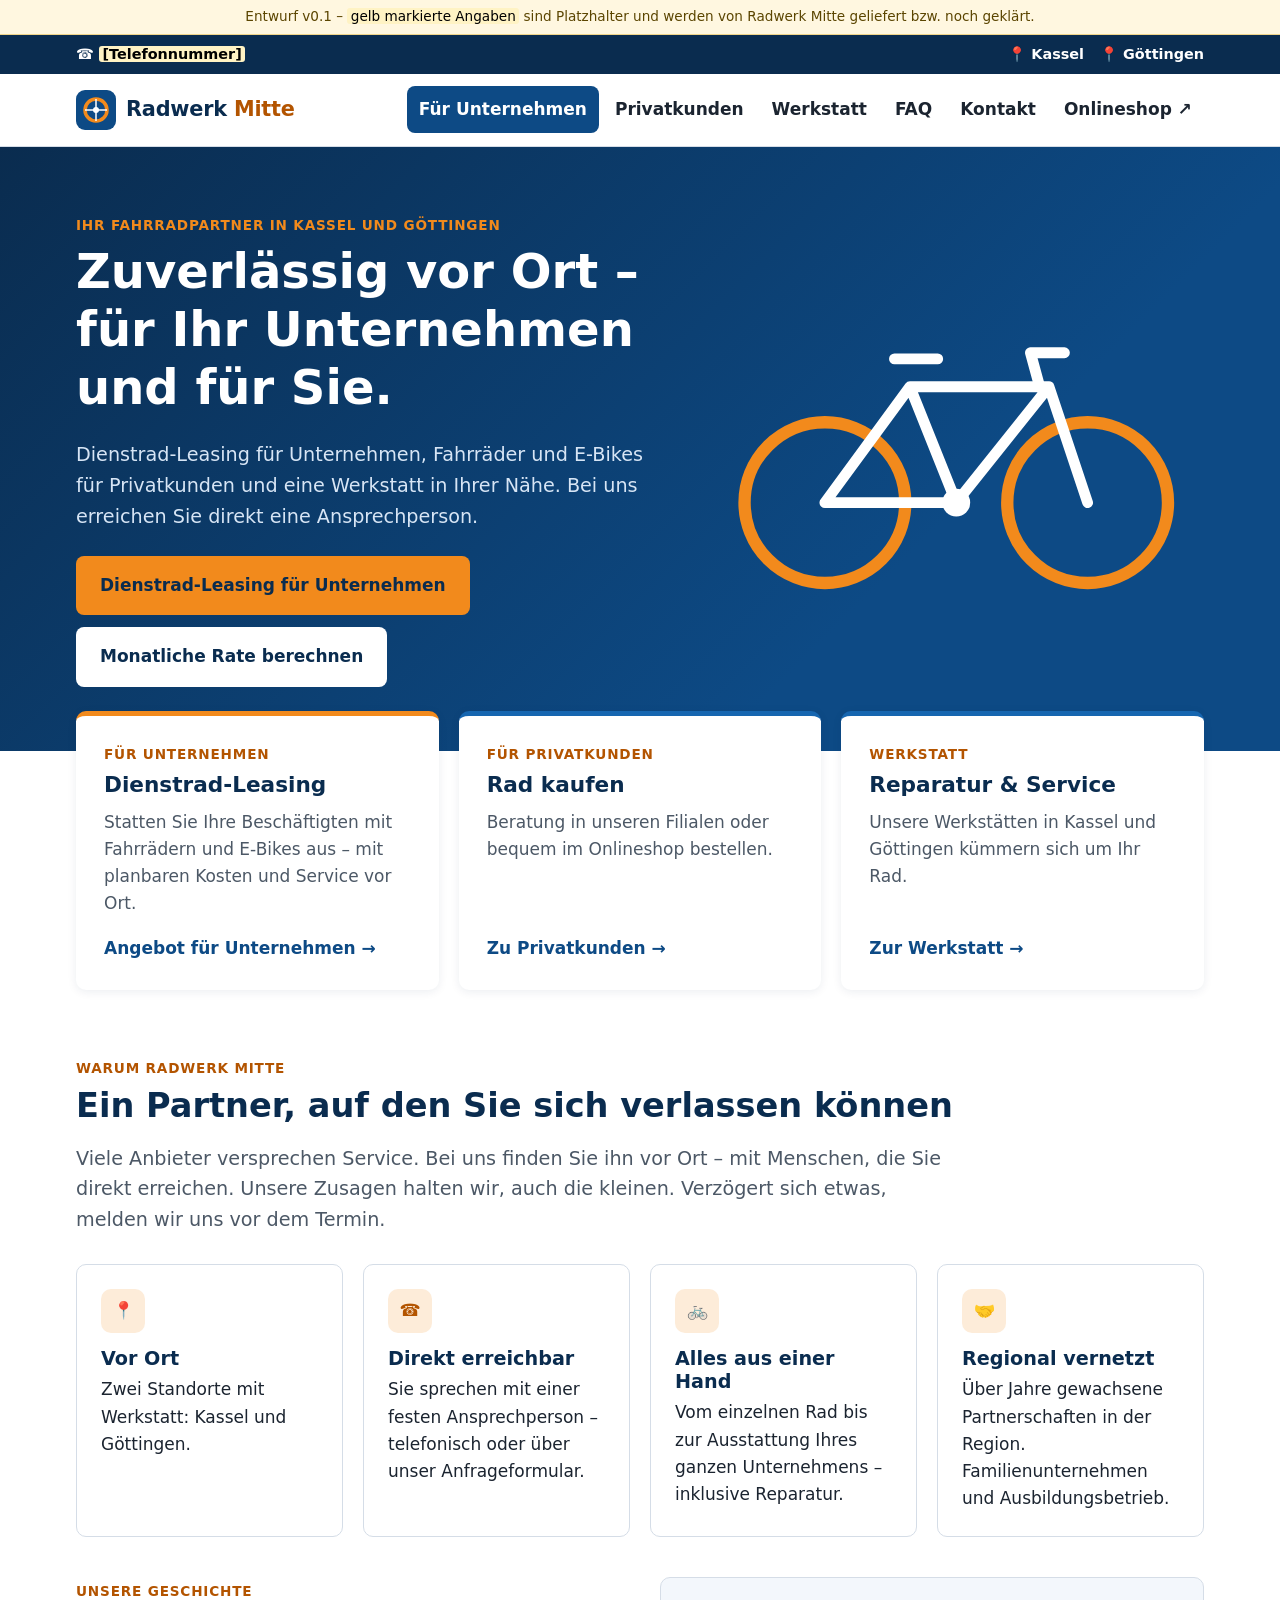
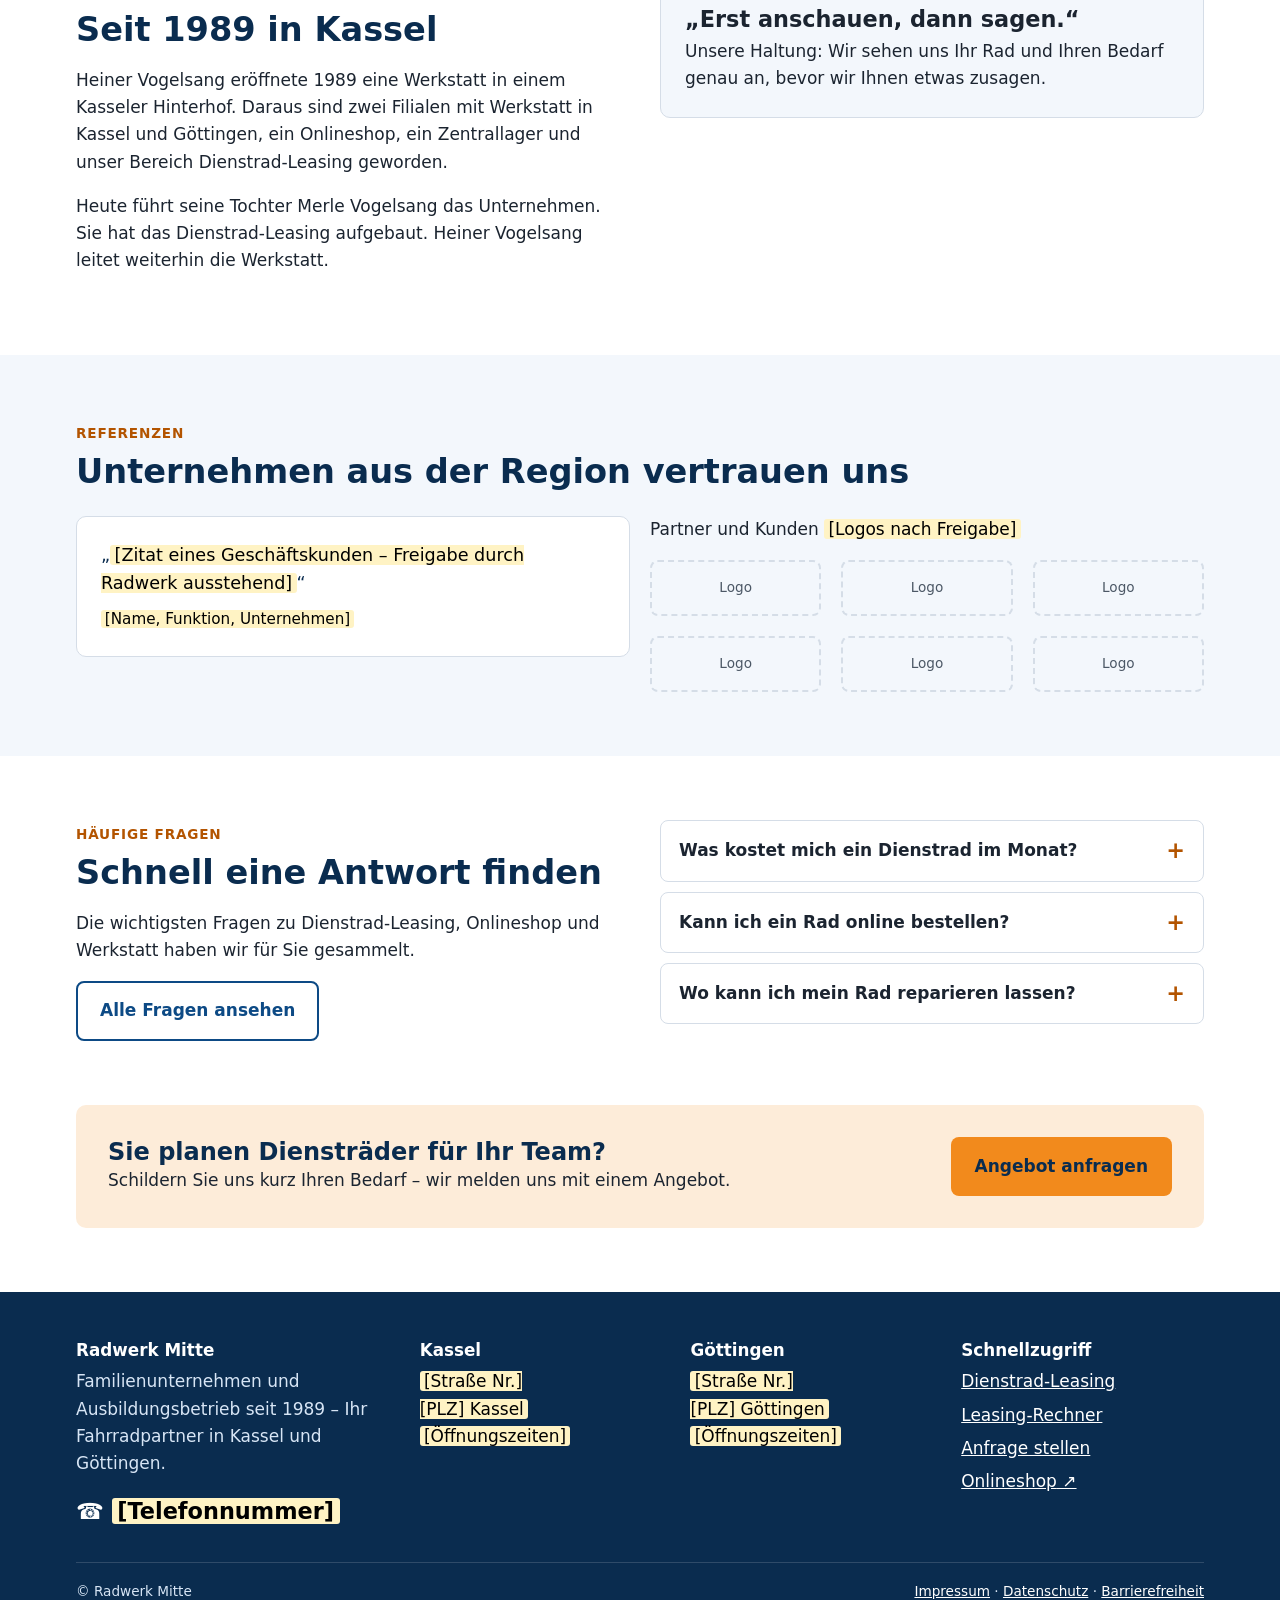
<file: prototyp/index.html>
<!doctype html>
<html lang="de">
<head>
<meta charset="utf-8">
<meta name="viewport" content="width=device-width, initial-scale=1, viewport-fit=cover">
<meta name="claude:viewport-fit-sides" content="cover">
<title>Radwerk Mitte – Fahrräder, E-Bikes und Dienstrad-Leasing in Kassel und Göttingen</title>
<meta name="description" content="Ihr zuverlässiger Fahrradpartner in Kassel und Göttingen: Dienstrad-Leasing für Unternehmen, Privatkunden und Werkstatt.">
<link rel="stylesheet" href="styles.css">
</head>
<body>
<a class="skip-link" href="#inhalt">Zum Inhalt springen</a>
<div class="draft-banner" role="note">Entwurf v0.1 – <mark class="ph">gelb markierte Angaben</mark> sind Platzhalter und werden von Radwerk Mitte geliefert bzw. noch geklärt.</div>
<div class="topbar">
  <div class="container">
    <a href="tel:+49" aria-label="Radwerk Mitte anrufen">☎ <mark class="ph">[Telefonnummer]</mark></a>
    <div class="topbar__locations">
      <a href="kontakt.html#standorte">📍 Kassel</a>
      <a href="kontakt.html#standorte">📍 Göttingen</a>
    </div>
  </div>
</div>
<header class="site-header">
  <div class="container">
    <a class="logo" href="index.html" aria-label="Radwerk Mitte – Startseite">
      <svg class="logo__mark" viewBox="0 0 40 40" aria-hidden="true">
        <rect width="40" height="40" rx="9" fill="#0d4a85"/>
        <circle cx="20" cy="20" r="11" fill="none" stroke="#f28a1c" stroke-width="3.5"/>
        <circle cx="20" cy="20" r="3" fill="#fff"/>
        <path d="M20 9v22M9 20h22" stroke="#fff" stroke-width="1.5"/>
      </svg>
      <span>Radwerk <span>Mitte</span></span>
    </a>
    <button class="nav-toggle" aria-expanded="false" aria-controls="main-nav">Menü</button>
    <nav id="main-nav" class="main-nav" aria-label="Hauptnavigation">
      <ul>
        <li><a class="nav-b2b" href="dienstrad-leasing.html">Für Unternehmen</a></li>
        <li><a href="privatkunden.html">Privatkunden</a></li>
        <li><a href="werkstatt.html">Werkstatt</a></li>
        <li><a href="faq.html">FAQ</a></li>
        <li><a href="kontakt.html">Kontakt</a></li>
        <li><a class="ext" href="https://www.example.com/onlineshop" target="_blank" rel="noopener">Onlineshop</a></li>
      </ul>
    </nav>
  </div>
</header>
<main id="inhalt">
  <section class="hero">
    <div class="container">
      <div>
        <span class="eyebrow">Ihr Fahrradpartner in Kassel und Göttingen</span>
        <h1>Zuverlässig vor Ort – für Ihr Unternehmen und für Sie.</h1>
        <p class="lead">Dienstrad-Leasing für Unternehmen, Fahrräder und E-Bikes für Privatkunden und eine Werkstatt in Ihrer Nähe. Bei uns erreichen Sie direkt eine Ansprechperson.</p>
        <div class="btn-row">
          <a class="btn btn--primary" href="dienstrad-leasing.html">Dienstrad-Leasing für Unternehmen</a>
          <a class="btn btn--light" href="dienstrad-leasing.html#rechner">Monatliche Rate berechnen</a>
        </div>
      </div>
      <svg class="hero__art" viewBox="0 0 320 200" role="img" aria-label="Illustration eines Fahrrads">
        <g fill="none" stroke="currentColor" stroke-width="8" stroke-linecap="round" stroke-linejoin="round">
          <circle cx="75" cy="135" r="52"/>
          <circle cx="245" cy="135" r="52"/>
        </g>
        <g fill="none" stroke="#fff" stroke-width="7" stroke-linecap="round" stroke-linejoin="round">
          <path d="M75 135 L130 60 L220 60 L245 135 M130 60 L160 135 L75 135 M160 135 L220 60"/>
          <path d="M120 42 h28 M214 60 l-6 -22 h22"/>
        </g>
        <circle cx="160" cy="135" r="9" fill="#fff"/>
      </svg>
    </div>
  </section>

  <div class="container">
    <div class="paths">
      <article class="path path--b2b">
        <span class="eyebrow">Für Unternehmen</span>
        <h2 style="font-size:1.35rem">Dienstrad-Leasing</h2>
        <p>Statten Sie Ihre Beschäftigten mit Fahrrädern und E-Bikes aus – mit planbaren Kosten und Service vor Ort.</p>
        <a class="more" href="dienstrad-leasing.html">Angebot für Unternehmen</a>
      </article>
      <article class="path">
        <span class="eyebrow">Für Privatkunden</span>
        <h2 style="font-size:1.35rem">Rad kaufen</h2>
        <p>Beratung in unseren Filialen oder bequem im Onlineshop bestellen.</p>
        <a class="more" href="privatkunden.html">Zu Privatkunden</a>
      </article>
      <article class="path">
        <span class="eyebrow">Werkstatt</span>
        <h2 style="font-size:1.35rem">Reparatur &amp; Service</h2>
        <p>Unsere Werkstätten in Kassel und Göttingen kümmern sich um Ihr Rad.</p>
        <a class="more" href="werkstatt.html">Zur Werkstatt</a>
      </article>
    </div>
  </div>

  <section class="section">
    <div class="container">
      <span class="eyebrow">Warum Radwerk Mitte</span>
      <h2>Ein Partner, auf den Sie sich verlassen können</h2>
      <p class="lead">Viele Anbieter versprechen Service. Bei uns finden Sie ihn vor Ort – mit Menschen, die Sie direkt erreichen. Unsere Zusagen halten wir, auch die kleinen. Verzögert sich etwas, melden wir uns vor dem Termin.</p>
      <div class="grid grid--4" style="margin-top:28px">
        <div class="card"><div class="icon" aria-hidden="true">📍</div><h3>Vor Ort</h3><p>Zwei Standorte mit Werkstatt: Kassel und Göttingen.</p></div>
        <div class="card"><div class="icon" aria-hidden="true">☎</div><h3>Direkt erreichbar</h3><p>Sie sprechen mit einer festen Ansprechperson – telefonisch oder über unser Anfrageformular.</p></div>
        <div class="card"><div class="icon" aria-hidden="true">🚲</div><h3>Alles aus einer Hand</h3><p>Vom einzelnen Rad bis zur Ausstattung Ihres ganzen Unternehmens – inklusive Reparatur.</p></div>
        <div class="card"><div class="icon" aria-hidden="true">🤝</div><h3>Regional vernetzt</h3><p>Über Jahre gewachsene Partnerschaften in der Region. Familienunternehmen und Ausbildungsbetrieb.</p></div>
      </div>
      <div class="grid grid--2" style="margin-top:40px; gap:40px; align-items:start">
        <div>
          <span class="eyebrow">Unsere Geschichte</span>
          <h2>Seit 1989 in Kassel</h2>
          <p>Heiner Vogelsang eröffnete 1989 eine Werkstatt in einem Kasseler Hinterhof. Daraus sind zwei Filialen mit Werkstatt in Kassel und Göttingen, ein Onlineshop, ein Zentrallager und unser Bereich Dienstrad-Leasing geworden.</p>
          <p>Heute führt seine Tochter Merle Vogelsang das Unternehmen. Sie hat das Dienstrad-Leasing aufgebaut. Heiner Vogelsang leitet weiterhin die Werkstatt.</p>
        </div>
        <div class="card" style="background:var(--blau-50)">
          <blockquote style="margin:0; font-size:1.4rem; font-weight:700">„Erst anschauen, dann sagen.“</blockquote>
          <p style="margin-bottom:0">Unsere Haltung: Wir sehen uns Ihr Rad und Ihren Bedarf genau an, bevor wir Ihnen etwas zusagen.</p>
        </div>
      </div>
    </div>
  </section>

  <section class="section section--alt">
    <div class="container">
      <span class="eyebrow">Referenzen</span>
      <h2>Unternehmen aus der Region vertrauen uns</h2>
      <div class="grid grid--2" style="margin-top:24px; align-items:start">
        <figure class="card reference" style="margin:0">
          <blockquote>„<mark class="ph">[Zitat eines Geschäftskunden – Freigabe durch Radwerk ausstehend]</mark>“</blockquote>
          <figcaption class="who"><mark class="ph">[Name, Funktion, Unternehmen]</mark></figcaption>
        </figure>
        <div>
          <p>Partner und Kunden <mark class="ph">[Logos nach Freigabe]</mark></p>
          <div class="grid grid--3">
            <div class="logo-ph">Logo</div><div class="logo-ph">Logo</div><div class="logo-ph">Logo</div>
            <div class="logo-ph">Logo</div><div class="logo-ph">Logo</div><div class="logo-ph">Logo</div>
          </div>
        </div>
      </div>
    </div>
  </section>

  <section class="section">
    <div class="container">
      <div class="grid grid--2" style="gap:40px">
        <div>
          <span class="eyebrow">Häufige Fragen</span>
          <h2>Schnell eine Antwort finden</h2>
          <p>Die wichtigsten Fragen zu Dienstrad-Leasing, Onlineshop und Werkstatt haben wir für Sie gesammelt.</p>
          <a class="btn btn--secondary" href="faq.html">Alle Fragen ansehen</a>
        </div>
        <div class="faq">
          <details><summary>Was kostet mich ein Dienstrad im Monat?</summary><div><p>Das hängt von Radpreis und Gehalt ab. Mit unserem <a href="dienstrad-leasing.html#rechner">Leasing-Rechner</a> sehen Sie eine unverbindliche Schätzung.</p></div></details>
          <details><summary>Kann ich ein Rad online bestellen?</summary><div><p>Ja, in unserem <a class="ext" href="https://www.example.com/onlineshop" target="_blank" rel="noopener">Onlineshop</a>.</p></div></details>
          <details><summary>Wo kann ich mein Rad reparieren lassen?</summary><div><p>In unseren Werkstätten in Kassel und Göttingen. <a href="werkstatt.html">Mehr zur Werkstatt</a></p></div></details>
        </div>
      </div>
    </div>
  </section>

  <section class="section" style="padding-top:0">
    <div class="container">
      <div class="cta-band">
        <div>
          <h2>Sie planen Diensträder für Ihr Team?</h2>
          <p style="margin:0">Schildern Sie uns kurz Ihren Bedarf – wir melden uns mit einem Angebot.</p>
        </div>
        <a class="btn btn--primary" href="kontakt.html?kategorie=b2b">Angebot anfragen</a>
      </div>
    </div>
  </section>
</main>
<footer class="site-footer">
  <div class="container">
    <div class="footer-grid">
      <div>
        <h2>Radwerk Mitte</h2>
        <p>Familienunternehmen und Ausbildungsbetrieb seit 1989 – Ihr Fahrradpartner in Kassel und Göttingen.</p>
        <a class="footer-phone" href="tel:+49">☎ <mark class="ph">[Telefonnummer]</mark></a>
      </div>
      <div>
        <h2>Kassel</h2>
        <p><mark class="ph">[Straße Nr.]<br>[PLZ] Kassel</mark><br><mark class="ph">[Öffnungszeiten]</mark></p>
      </div>
      <div>
        <h2>Göttingen</h2>
        <p><mark class="ph">[Straße Nr.]<br>[PLZ] Göttingen</mark><br><mark class="ph">[Öffnungszeiten]</mark></p>
      </div>
      <div>
        <h2>Schnellzugriff</h2>
        <ul>
          <li><a href="dienstrad-leasing.html">Dienstrad-Leasing</a></li>
          <li><a href="dienstrad-leasing.html#rechner">Leasing-Rechner</a></li>
          <li><a href="kontakt.html">Anfrage stellen</a></li>
          <li><a class="ext" href="https://www.example.com/onlineshop" target="_blank" rel="noopener">Onlineshop</a></li>
        </ul>
      </div>
    </div>
    <div class="footer-bottom">
      <span>© Radwerk Mitte</span>
      <span><a href="#">Impressum</a> · <a href="#">Datenschutz</a> · <a href="#">Barrierefreiheit</a></span>
    </div>
  </div>
</footer>
<a class="call-fab" href="tel:+49">☎ Anrufen</a>
<script src="main.js"></script>
</body>
</html>
</file>
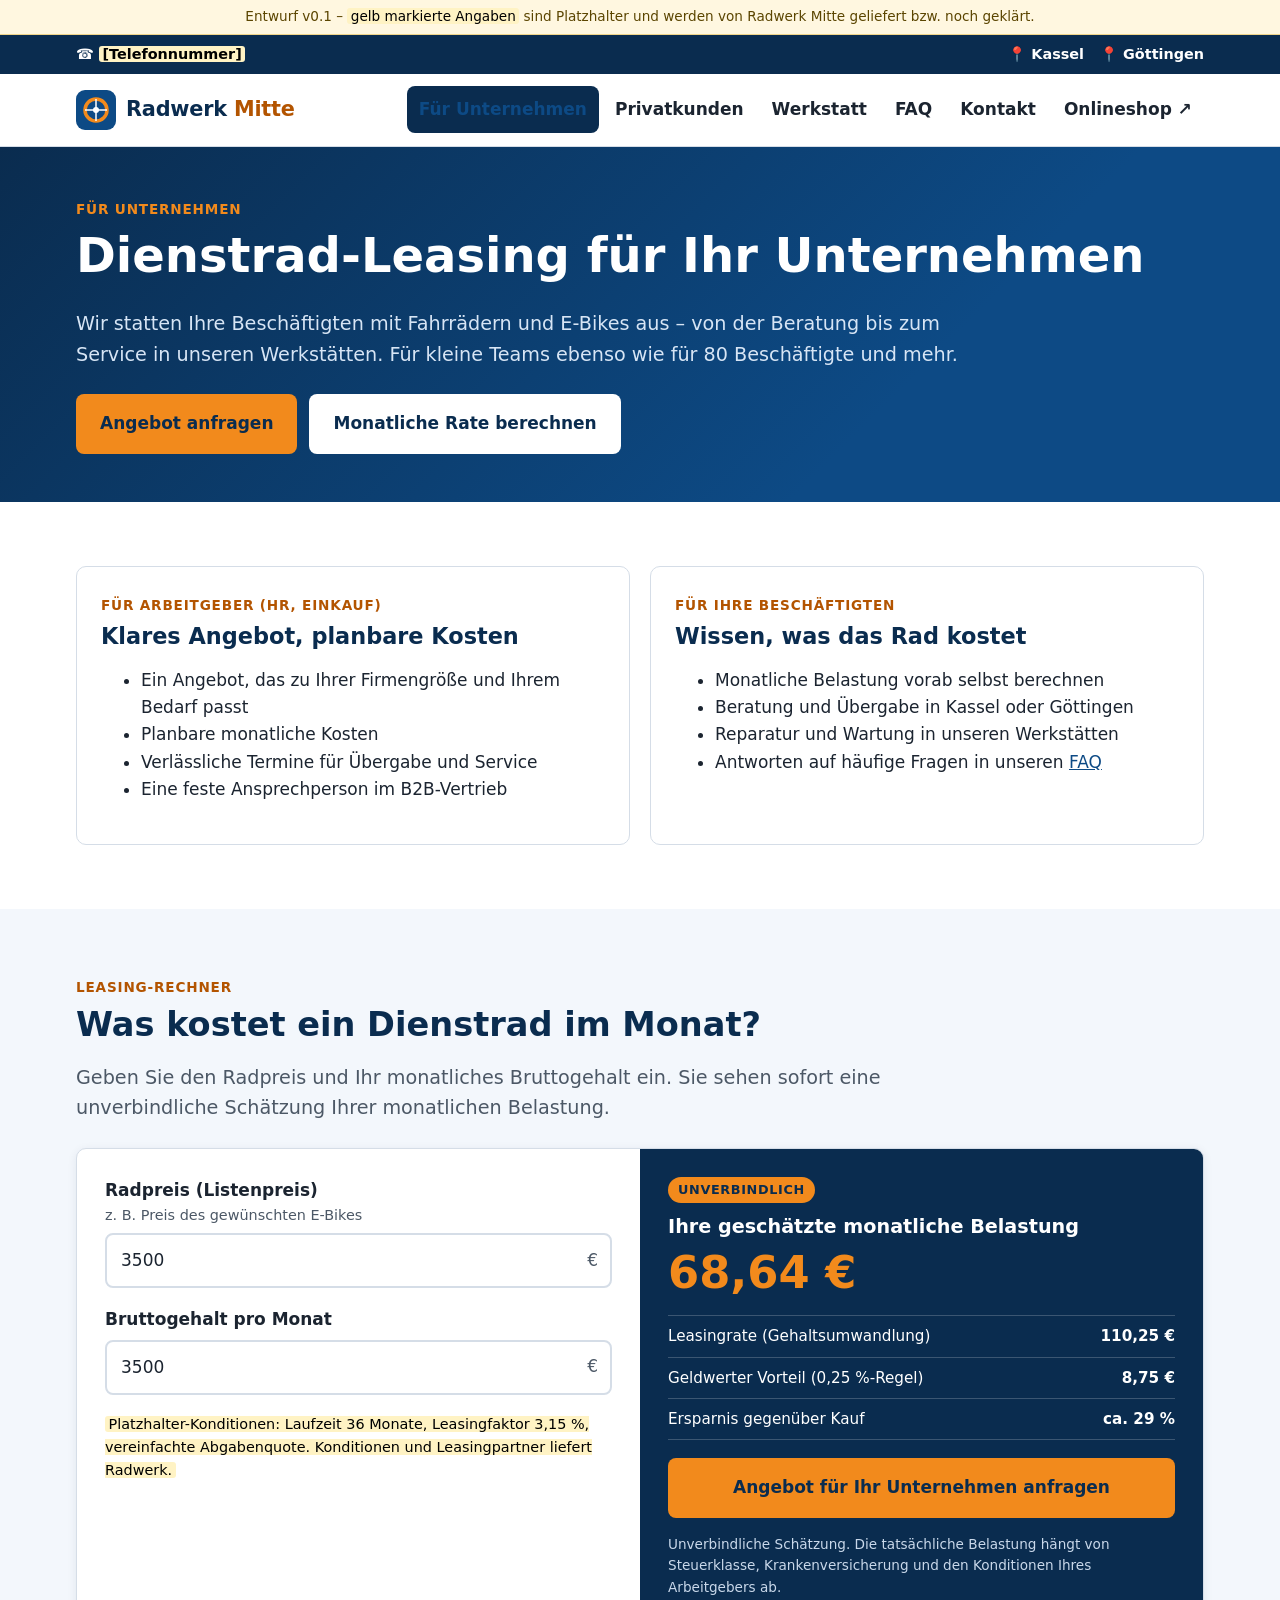
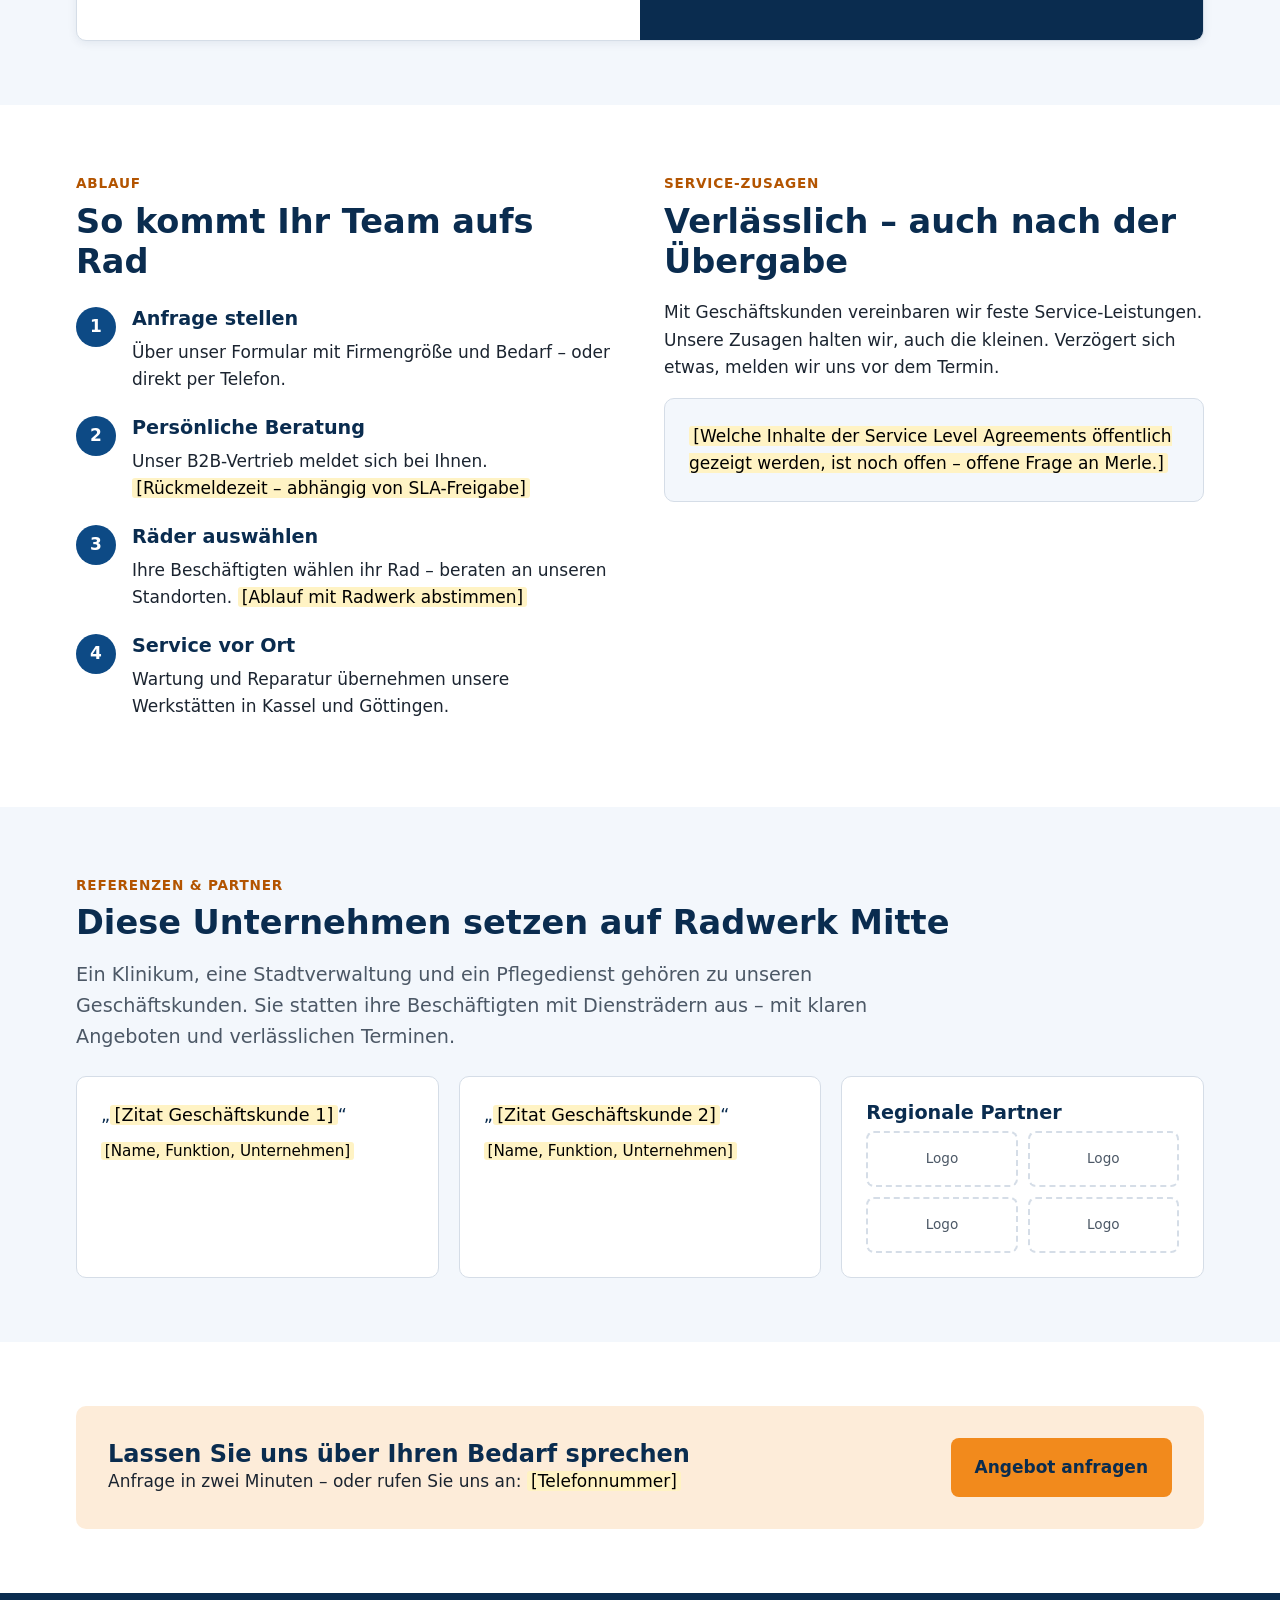
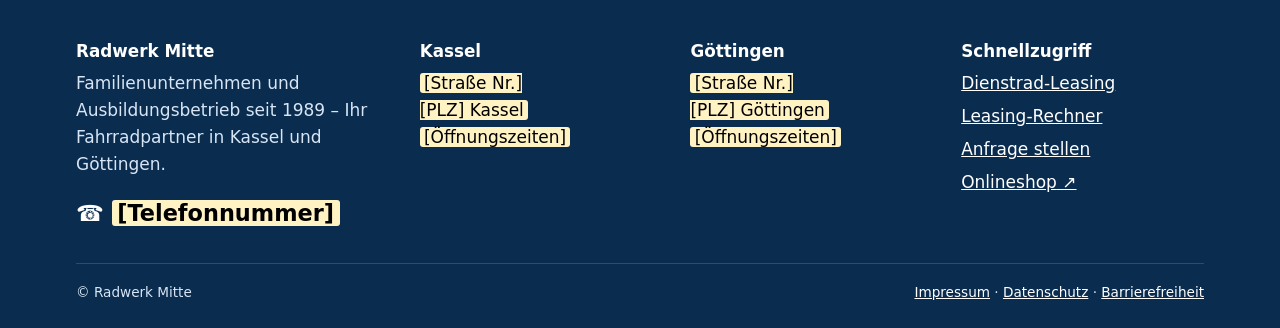
<file: prototyp/dienstrad-leasing.html>
<!doctype html>
<html lang="de">
<head>
<meta charset="utf-8">
<meta name="viewport" content="width=device-width, initial-scale=1, viewport-fit=cover">
<meta name="claude:viewport-fit-sides" content="cover">
<title>Dienstrad-Leasing für Unternehmen – Radwerk Mitte</title>
<meta name="description" content="Dienstrad-Leasing für Unternehmen mit Leasing-Rechner, Referenzen und persönlicher Beratung in Kassel und Göttingen.">
<link rel="stylesheet" href="styles.css">
</head>
<body>
<a class="skip-link" href="#inhalt">Zum Inhalt springen</a>
<div class="draft-banner" role="note">Entwurf v0.1 – <mark class="ph">gelb markierte Angaben</mark> sind Platzhalter und werden von Radwerk Mitte geliefert bzw. noch geklärt.</div>
<div class="topbar">
  <div class="container">
    <a href="tel:+49" aria-label="Radwerk Mitte anrufen">☎ <mark class="ph">[Telefonnummer]</mark></a>
    <div class="topbar__locations">
      <a href="kontakt.html#standorte">📍 Kassel</a>
      <a href="kontakt.html#standorte">📍 Göttingen</a>
    </div>
  </div>
</div>
<header class="site-header">
  <div class="container">
    <a class="logo" href="index.html" aria-label="Radwerk Mitte – Startseite">
      <svg class="logo__mark" viewBox="0 0 40 40" aria-hidden="true">
        <rect width="40" height="40" rx="9" fill="#0d4a85"/>
        <circle cx="20" cy="20" r="11" fill="none" stroke="#f28a1c" stroke-width="3.5"/>
        <circle cx="20" cy="20" r="3" fill="#fff"/>
        <path d="M20 9v22M9 20h22" stroke="#fff" stroke-width="1.5"/>
      </svg>
      <span>Radwerk <span>Mitte</span></span>
    </a>
    <button class="nav-toggle" aria-expanded="false" aria-controls="main-nav">Menü</button>
    <nav id="main-nav" class="main-nav" aria-label="Hauptnavigation">
      <ul>
        <li><a class="nav-b2b" href="dienstrad-leasing.html" aria-current="page">Für Unternehmen</a></li>
        <li><a href="privatkunden.html">Privatkunden</a></li>
        <li><a href="werkstatt.html">Werkstatt</a></li>
        <li><a href="faq.html">FAQ</a></li>
        <li><a href="kontakt.html">Kontakt</a></li>
        <li><a class="ext" href="https://www.example.com/onlineshop" target="_blank" rel="noopener">Onlineshop</a></li>
      </ul>
    </nav>
  </div>
</header>
<main id="inhalt">
  <section class="hero hero--sub">
    <div class="container">
      <div>
        <span class="eyebrow">Für Unternehmen</span>
        <h1>Dienstrad-Leasing für Ihr Unternehmen</h1>
        <p class="lead">Wir statten Ihre Beschäftigten mit Fahrrädern und E-Bikes aus – von der Beratung bis zum Service in unseren Werkstätten. Für kleine Teams ebenso wie für 80 Beschäftigte und mehr.</p>
        <div class="btn-row">
          <a class="btn btn--primary" href="kontakt.html?kategorie=b2b">Angebot anfragen</a>
          <a class="btn btn--light" href="#rechner">Monatliche Rate berechnen</a>
        </div>
      </div>
    </div>
  </section>

  <section class="section">
    <div class="container">
      <div class="grid grid--2">
        <div class="card">
          <span class="eyebrow">Für Arbeitgeber (HR, Einkauf)</span>
          <h2 style="font-size:1.4rem">Klares Angebot, planbare Kosten</h2>
          <ul>
            <li>Ein Angebot, das zu Ihrer Firmengröße und Ihrem Bedarf passt</li>
            <li>Planbare monatliche Kosten</li>
            <li>Verlässliche Termine für Übergabe und Service</li>
            <li>Eine feste Ansprechperson im B2B-Vertrieb</li>
          </ul>
        </div>
        <div class="card">
          <span class="eyebrow">Für Ihre Beschäftigten</span>
          <h2 style="font-size:1.4rem">Wissen, was das Rad kostet</h2>
          <ul>
            <li>Monatliche Belastung vorab selbst berechnen</li>
            <li>Beratung und Übergabe in Kassel oder Göttingen</li>
            <li>Reparatur und Wartung in unseren Werkstätten</li>
            <li>Antworten auf häufige Fragen in unseren <a href="faq.html#beschaeftigte">FAQ</a></li>
          </ul>
        </div>
      </div>
    </div>
  </section>

  <section class="section section--alt" id="rechner" aria-labelledby="rechner-titel">
    <div class="container">
      <span class="eyebrow">Leasing-Rechner</span>
      <h2 id="rechner-titel">Was kostet ein Dienstrad im Monat?</h2>
      <p class="lead">Geben Sie den Radpreis und Ihr monatliches Bruttogehalt ein. Sie sehen sofort eine unverbindliche Schätzung Ihrer monatlichen Belastung.</p>
      <div class="calc" style="margin-top:24px">
        <form class="calc__form" id="leasing-calc" novalidate>
          <div class="field">
            <label for="radpreis">Radpreis (Listenpreis) <span class="help">z. B. Preis des gewünschten E-Bikes</span></label>
            <div class="input-suffix"><input id="radpreis" name="radpreis" type="number" inputmode="decimal" min="0" step="50" value="3500"><span>€</span></div>
          </div>
          <div class="field">
            <label for="brutto">Bruttogehalt pro Monat</label>
            <div class="input-suffix"><input id="brutto" name="brutto" type="number" inputmode="decimal" min="0" step="100" value="3500"><span>€</span></div>
          </div>
          <p class="help" style="font-size:.9rem;color:var(--text-muted)"><mark class="ph">Platzhalter-Konditionen: Laufzeit 36 Monate, Leasingfaktor 3,15 %, vereinfachte Abgabenquote. Konditionen und Leasingpartner liefert Radwerk.</mark></p>
        </form>
        <div class="calc__result">
          <span class="calc__badge">Unverbindlich</span>
          <h3>Ihre geschätzte monatliche Belastung</h3>
          <div class="calc__big" id="res-netto" aria-hidden="true">–</div>
          <p class="sr-only" id="calc-status" role="status" aria-live="polite" style="position:absolute;left:-9999px"></p>
          <ul class="calc__rows">
            <li><span>Leasingrate (Gehaltsumwandlung)</span><strong id="res-rate">–</strong></li>
            <li><span>Geldwerter Vorteil (0,25 %-Regel)</span><strong id="res-vorteil">–</strong></li>
            <li><span>Ersparnis gegenüber Kauf</span><strong id="res-ersparnis">–</strong></li>
          </ul>
          <a class="btn btn--primary" href="kontakt.html?kategorie=b2b">Angebot für Ihr Unternehmen anfragen</a>
          <p class="calc__hint" style="margin-top:16px">Unverbindliche Schätzung. Die tatsächliche Belastung hängt von Steuerklasse, Krankenversicherung und den Konditionen Ihres Arbeitgebers ab.</p>
        </div>
      </div>
    </div>
  </section>

  <section class="section">
    <div class="container">
      <div class="grid grid--2" style="gap:48px">
        <div>
          <span class="eyebrow">Ablauf</span>
          <h2>So kommt Ihr Team aufs Rad</h2>
          <ol class="steps" style="margin-top:24px">
            <li><h3>Anfrage stellen</h3><p>Über unser Formular mit Firmengröße und Bedarf – oder direkt per Telefon.</p></li>
            <li><h3>Persönliche Beratung</h3><p>Unser B2B-Vertrieb meldet sich bei Ihnen. <mark class="ph">[Rückmeldezeit – abhängig von SLA-Freigabe]</mark></p></li>
            <li><h3>Räder auswählen</h3><p>Ihre Beschäftigten wählen ihr Rad – beraten an unseren Standorten. <mark class="ph">[Ablauf mit Radwerk abstimmen]</mark></p></li>
            <li><h3>Service vor Ort</h3><p>Wartung und Reparatur übernehmen unsere Werkstätten in Kassel und Göttingen.</p></li>
          </ol>
        </div>
        <div>
          <span class="eyebrow">Service-Zusagen</span>
          <h2>Verlässlich – auch nach der Übergabe</h2>
          <p>Mit Geschäftskunden vereinbaren wir feste Service-Leistungen. Unsere Zusagen halten wir, auch die kleinen. Verzögert sich etwas, melden wir uns vor dem Termin.</p>
          <div class="card" style="background:var(--blau-50)">
            <p><mark class="ph">[Welche Inhalte der Service Level Agreements öffentlich gezeigt werden, ist noch offen – offene Frage an Merle.]</mark></p>
          </div>
        </div>
      </div>
    </div>
  </section>

  <section class="section section--alt" id="referenzen">
    <div class="container">
      <span class="eyebrow">Referenzen &amp; Partner</span>
      <h2>Diese Unternehmen setzen auf Radwerk Mitte</h2>
      <p class="lead">Ein Klinikum, eine Stadtverwaltung und ein Pflegedienst gehören zu unseren Geschäftskunden. Sie statten ihre Beschäftigten mit Diensträdern aus – mit klaren Angeboten und verlässlichen Terminen.</p>
      <div class="grid grid--3" style="margin-top:24px">
        <figure class="card reference" style="margin:0">
          <blockquote>„<mark class="ph">[Zitat Geschäftskunde 1]</mark>“</blockquote>
          <figcaption class="who"><mark class="ph">[Name, Funktion, Unternehmen]</mark></figcaption>
        </figure>
        <figure class="card reference" style="margin:0">
          <blockquote>„<mark class="ph">[Zitat Geschäftskunde 2]</mark>“</blockquote>
          <figcaption class="who"><mark class="ph">[Name, Funktion, Unternehmen]</mark></figcaption>
        </figure>
        <div class="card">
          <h3>Regionale Partner</h3>
          <div class="grid grid--2" style="gap:10px">
            <div class="logo-ph">Logo</div><div class="logo-ph">Logo</div><div class="logo-ph">Logo</div><div class="logo-ph">Logo</div>
          </div>
        </div>
      </div>
    </div>
  </section>

  <section class="section">
    <div class="container">
      <div class="cta-band">
        <div>
          <h2>Lassen Sie uns über Ihren Bedarf sprechen</h2>
          <p style="margin:0">Anfrage in zwei Minuten – oder rufen Sie uns an: <mark class="ph">[Telefonnummer]</mark></p>
        </div>
        <a class="btn btn--primary" href="kontakt.html?kategorie=b2b">Angebot anfragen</a>
      </div>
    </div>
  </section>
</main>
<footer class="site-footer">
  <div class="container">
    <div class="footer-grid">
      <div>
        <h2>Radwerk Mitte</h2>
        <p>Familienunternehmen und Ausbildungsbetrieb seit 1989 – Ihr Fahrradpartner in Kassel und Göttingen.</p>
        <a class="footer-phone" href="tel:+49">☎ <mark class="ph">[Telefonnummer]</mark></a>
      </div>
      <div>
        <h2>Kassel</h2>
        <p><mark class="ph">[Straße Nr.]<br>[PLZ] Kassel</mark><br><mark class="ph">[Öffnungszeiten]</mark></p>
      </div>
      <div>
        <h2>Göttingen</h2>
        <p><mark class="ph">[Straße Nr.]<br>[PLZ] Göttingen</mark><br><mark class="ph">[Öffnungszeiten]</mark></p>
      </div>
      <div>
        <h2>Schnellzugriff</h2>
        <ul>
          <li><a href="dienstrad-leasing.html">Dienstrad-Leasing</a></li>
          <li><a href="dienstrad-leasing.html#rechner">Leasing-Rechner</a></li>
          <li><a href="kontakt.html">Anfrage stellen</a></li>
          <li><a class="ext" href="https://www.example.com/onlineshop" target="_blank" rel="noopener">Onlineshop</a></li>
        </ul>
      </div>
    </div>
    <div class="footer-bottom">
      <span>© Radwerk Mitte</span>
      <span><a href="#">Impressum</a> · <a href="#">Datenschutz</a> · <a href="#">Barrierefreiheit</a></span>
    </div>
  </div>
</footer>
<a class="call-fab" href="tel:+49">☎ Anrufen</a>
<script src="main.js"></script>
</body>
</html>
</file>
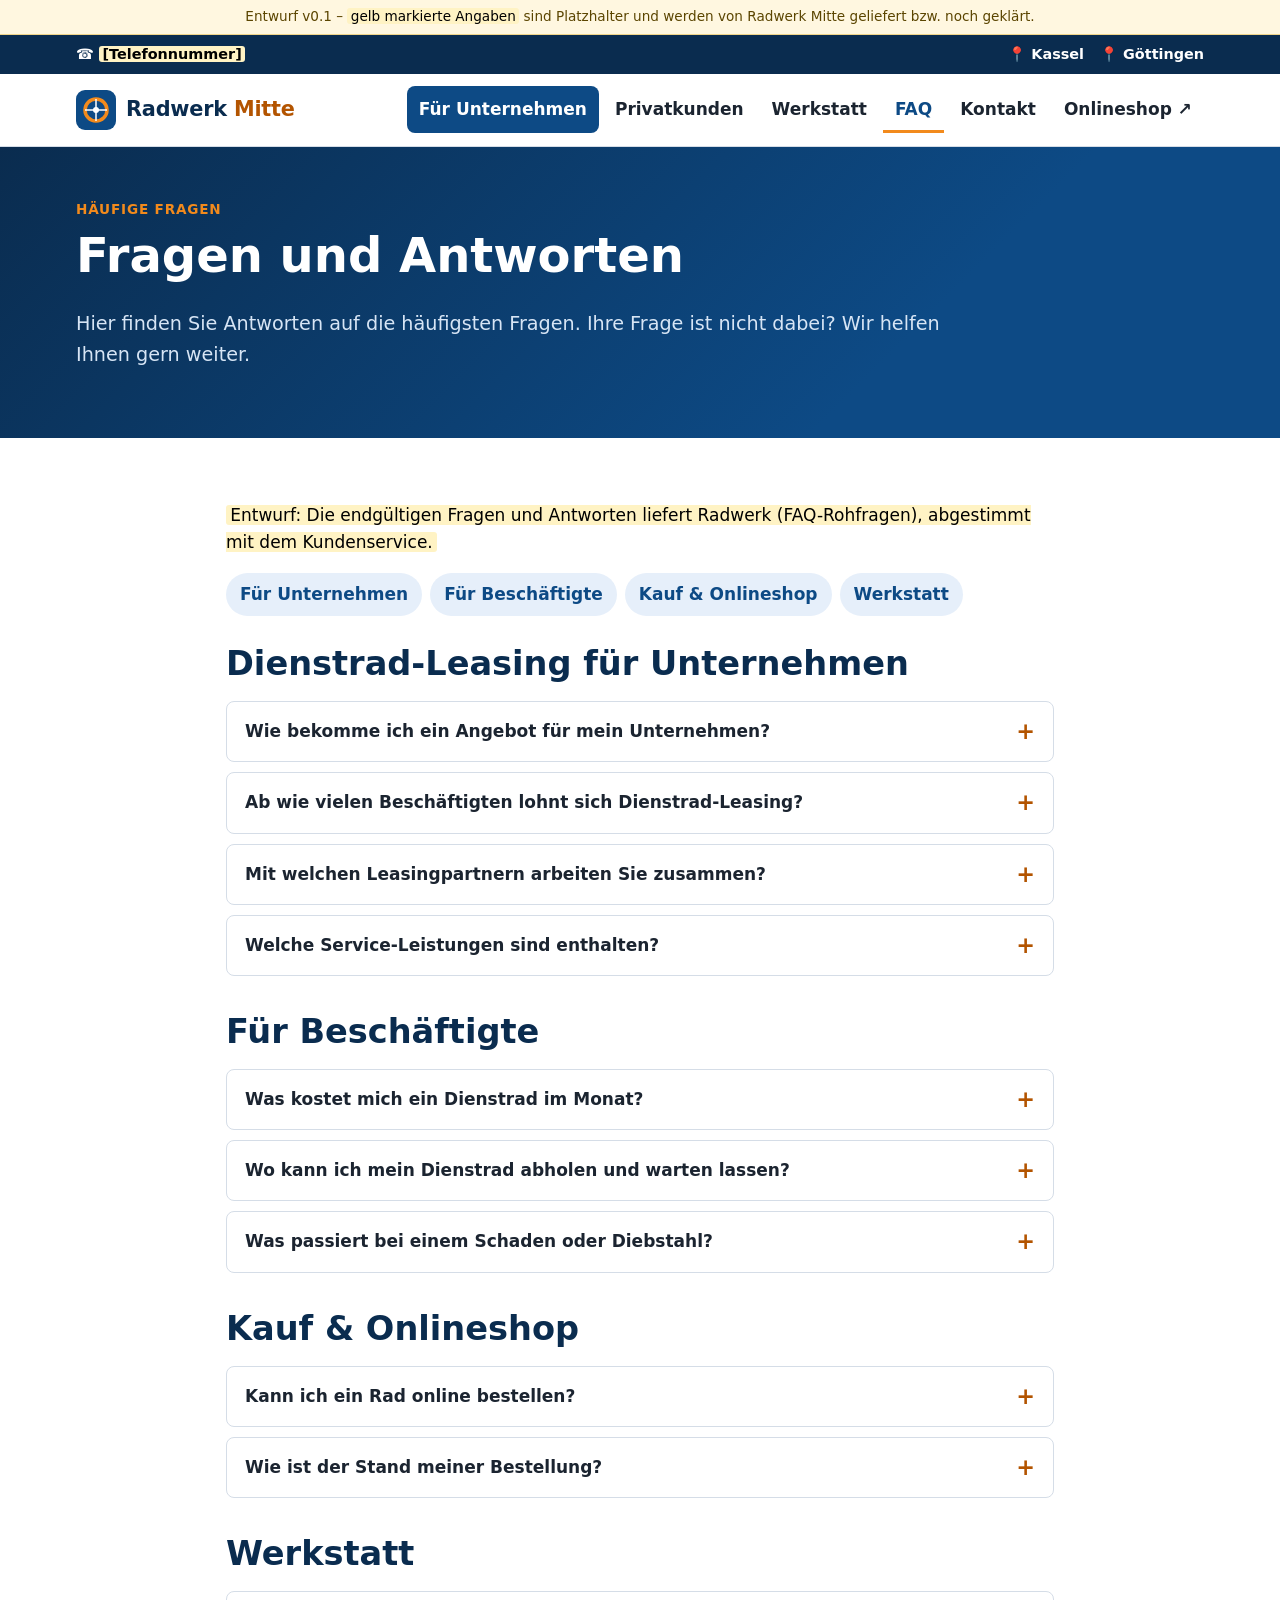
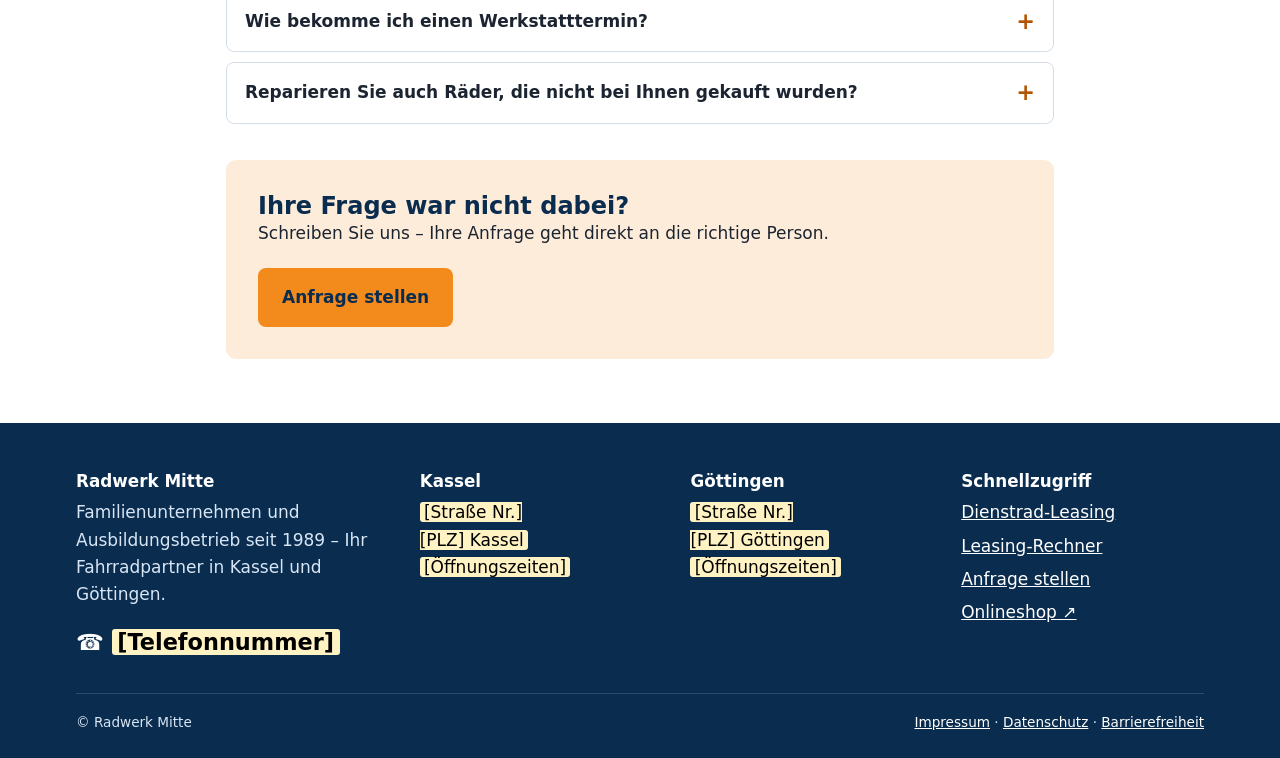
<file: prototyp/faq.html>
<!doctype html>
<html lang="de">
<head>
<meta charset="utf-8">
<meta name="viewport" content="width=device-width, initial-scale=1, viewport-fit=cover">
<meta name="claude:viewport-fit-sides" content="cover">
<title>Häufige Fragen – Radwerk Mitte</title>
<meta name="description" content="Antworten zu Dienstrad-Leasing, Onlineshop und Werkstatt.">
<link rel="stylesheet" href="styles.css">
</head>
<body>
<a class="skip-link" href="#inhalt">Zum Inhalt springen</a>
<div class="draft-banner" role="note">Entwurf v0.1 – <mark class="ph">gelb markierte Angaben</mark> sind Platzhalter und werden von Radwerk Mitte geliefert bzw. noch geklärt.</div>
<div class="topbar">
  <div class="container">
    <a href="tel:+49" aria-label="Radwerk Mitte anrufen">☎ <mark class="ph">[Telefonnummer]</mark></a>
    <div class="topbar__locations">
      <a href="kontakt.html#standorte">📍 Kassel</a>
      <a href="kontakt.html#standorte">📍 Göttingen</a>
    </div>
  </div>
</div>
<header class="site-header">
  <div class="container">
    <a class="logo" href="index.html" aria-label="Radwerk Mitte – Startseite">
      <svg class="logo__mark" viewBox="0 0 40 40" aria-hidden="true">
        <rect width="40" height="40" rx="9" fill="#0d4a85"/>
        <circle cx="20" cy="20" r="11" fill="none" stroke="#f28a1c" stroke-width="3.5"/>
        <circle cx="20" cy="20" r="3" fill="#fff"/>
        <path d="M20 9v22M9 20h22" stroke="#fff" stroke-width="1.5"/>
      </svg>
      <span>Radwerk <span>Mitte</span></span>
    </a>
    <button class="nav-toggle" aria-expanded="false" aria-controls="main-nav">Menü</button>
    <nav id="main-nav" class="main-nav" aria-label="Hauptnavigation">
      <ul>
        <li><a class="nav-b2b" href="dienstrad-leasing.html">Für Unternehmen</a></li>
        <li><a href="privatkunden.html">Privatkunden</a></li>
        <li><a href="werkstatt.html">Werkstatt</a></li>
        <li><a href="faq.html" aria-current="page">FAQ</a></li>
        <li><a href="kontakt.html">Kontakt</a></li>
        <li><a class="ext" href="https://www.example.com/onlineshop" target="_blank" rel="noopener">Onlineshop</a></li>
      </ul>
    </nav>
  </div>
</header>
<main id="inhalt">
  <section class="hero hero--sub">
    <div class="container">
      <div>
        <span class="eyebrow">Häufige Fragen</span>
        <h1>Fragen und Antworten</h1>
        <p class="lead">Hier finden Sie Antworten auf die häufigsten Fragen. Ihre Frage ist nicht dabei? Wir helfen Ihnen gern weiter.</p>
      </div>
    </div>
  </section>

  <section class="section">
    <div class="container" style="max-width:860px">
      <p><mark class="ph">Entwurf: Die endgültigen Fragen und Antworten liefert Radwerk (FAQ-Rohfragen), abgestimmt mit dem Kundenservice.</mark></p>
      <nav class="tabs-inline" aria-label="FAQ-Themen">
        <a href="#unternehmen">Für Unternehmen</a>
        <a href="#beschaeftigte">Für Beschäftigte</a>
        <a href="#privat">Kauf &amp; Onlineshop</a>
        <a href="#werkstatt">Werkstatt</a>
      </nav>

      <div class="faq">
        <div class="faq-group" id="unternehmen">
          <h2>Dienstrad-Leasing für Unternehmen</h2>
          <details><summary>Wie bekomme ich ein Angebot für mein Unternehmen?</summary><div><p>Über unser <a href="kontakt.html?kategorie=b2b">Anfrageformular</a> mit Firmengröße und Bedarf – oder telefonisch. Unser B2B-Vertrieb meldet sich bei Ihnen.</p></div></details>
          <details><summary>Ab wie vielen Beschäftigten lohnt sich Dienstrad-Leasing?</summary><div><p><mark class="ph">[Antwort von Radwerk]</mark></p></div></details>
          <details><summary>Mit welchen Leasingpartnern arbeiten Sie zusammen?</summary><div><p><mark class="ph">[Offene Frage an Merle: Leasing-Konditionen und Partner]</mark></p></div></details>
          <details><summary>Welche Service-Leistungen sind enthalten?</summary><div><p><mark class="ph">[Abhängig von freigegebenen SLA-Inhalten]</mark></p></div></details>
        </div>

        <div class="faq-group" id="beschaeftigte">
          <h2>Für Beschäftigte</h2>
          <details><summary>Was kostet mich ein Dienstrad im Monat?</summary><div><p>Das hängt vom Radpreis und Ihrem Gehalt ab. Unser <a href="dienstrad-leasing.html#rechner">Leasing-Rechner</a> zeigt Ihnen eine unverbindliche Schätzung.</p></div></details>
          <details><summary>Wo kann ich mein Dienstrad abholen und warten lassen?</summary><div><p>In unseren Filialen und Werkstätten in Kassel und Göttingen.</p></div></details>
          <details><summary>Was passiert bei einem Schaden oder Diebstahl?</summary><div><p><mark class="ph">[Antwort von Radwerk]</mark></p></div></details>
        </div>

        <div class="faq-group" id="privat">
          <h2>Kauf &amp; Onlineshop</h2>
          <details><summary>Kann ich ein Rad online bestellen?</summary><div><p>Ja, in unserem <a class="ext" href="https://www.example.com/onlineshop" target="_blank" rel="noopener">Onlineshop</a>.</p></div></details>
          <details><summary>Wie ist der Stand meiner Bestellung?</summary><div><p><mark class="ph">[Antwort von Radwerk]</mark> Bei Fragen nutzen Sie die Kategorie <a href="kontakt.html?kategorie=bestellung">„Bestellung“ im Anfrageformular</a>.</p></div></details>
        </div>

        <div class="faq-group" id="werkstatt">
          <h2>Werkstatt</h2>
          <details><summary>Wie bekomme ich einen Werkstatttermin?</summary><div><p>Über das <a href="kontakt.html?kategorie=werkstatt">Anfrageformular</a> (Kategorie „Werkstatt“) oder telefonisch.</p></div></details>
          <details><summary>Reparieren Sie auch Räder, die nicht bei Ihnen gekauft wurden?</summary><div><p><mark class="ph">[Antwort von Radwerk]</mark></p></div></details>
        </div>
      </div>

      <div class="cta-band">
        <div><h2>Ihre Frage war nicht dabei?</h2><p style="margin:0">Schreiben Sie uns – Ihre Anfrage geht direkt an die richtige Person.</p></div>
        <a class="btn btn--primary" href="kontakt.html">Anfrage stellen</a>
      </div>
    </div>
  </section>
</main>
<footer class="site-footer">
  <div class="container">
    <div class="footer-grid">
      <div>
        <h2>Radwerk Mitte</h2>
        <p>Familienunternehmen und Ausbildungsbetrieb seit 1989 – Ihr Fahrradpartner in Kassel und Göttingen.</p>
        <a class="footer-phone" href="tel:+49">☎ <mark class="ph">[Telefonnummer]</mark></a>
      </div>
      <div>
        <h2>Kassel</h2>
        <p><mark class="ph">[Straße Nr.]<br>[PLZ] Kassel</mark><br><mark class="ph">[Öffnungszeiten]</mark></p>
      </div>
      <div>
        <h2>Göttingen</h2>
        <p><mark class="ph">[Straße Nr.]<br>[PLZ] Göttingen</mark><br><mark class="ph">[Öffnungszeiten]</mark></p>
      </div>
      <div>
        <h2>Schnellzugriff</h2>
        <ul>
          <li><a href="dienstrad-leasing.html">Dienstrad-Leasing</a></li>
          <li><a href="dienstrad-leasing.html#rechner">Leasing-Rechner</a></li>
          <li><a href="kontakt.html">Anfrage stellen</a></li>
          <li><a class="ext" href="https://www.example.com/onlineshop" target="_blank" rel="noopener">Onlineshop</a></li>
        </ul>
      </div>
    </div>
    <div class="footer-bottom">
      <span>© Radwerk Mitte</span>
      <span><a href="#">Impressum</a> · <a href="#">Datenschutz</a> · <a href="#">Barrierefreiheit</a></span>
    </div>
  </div>
</footer>
<a class="call-fab" href="tel:+49">☎ Anrufen</a>
<script src="main.js"></script>
</body>
</html>
</file>
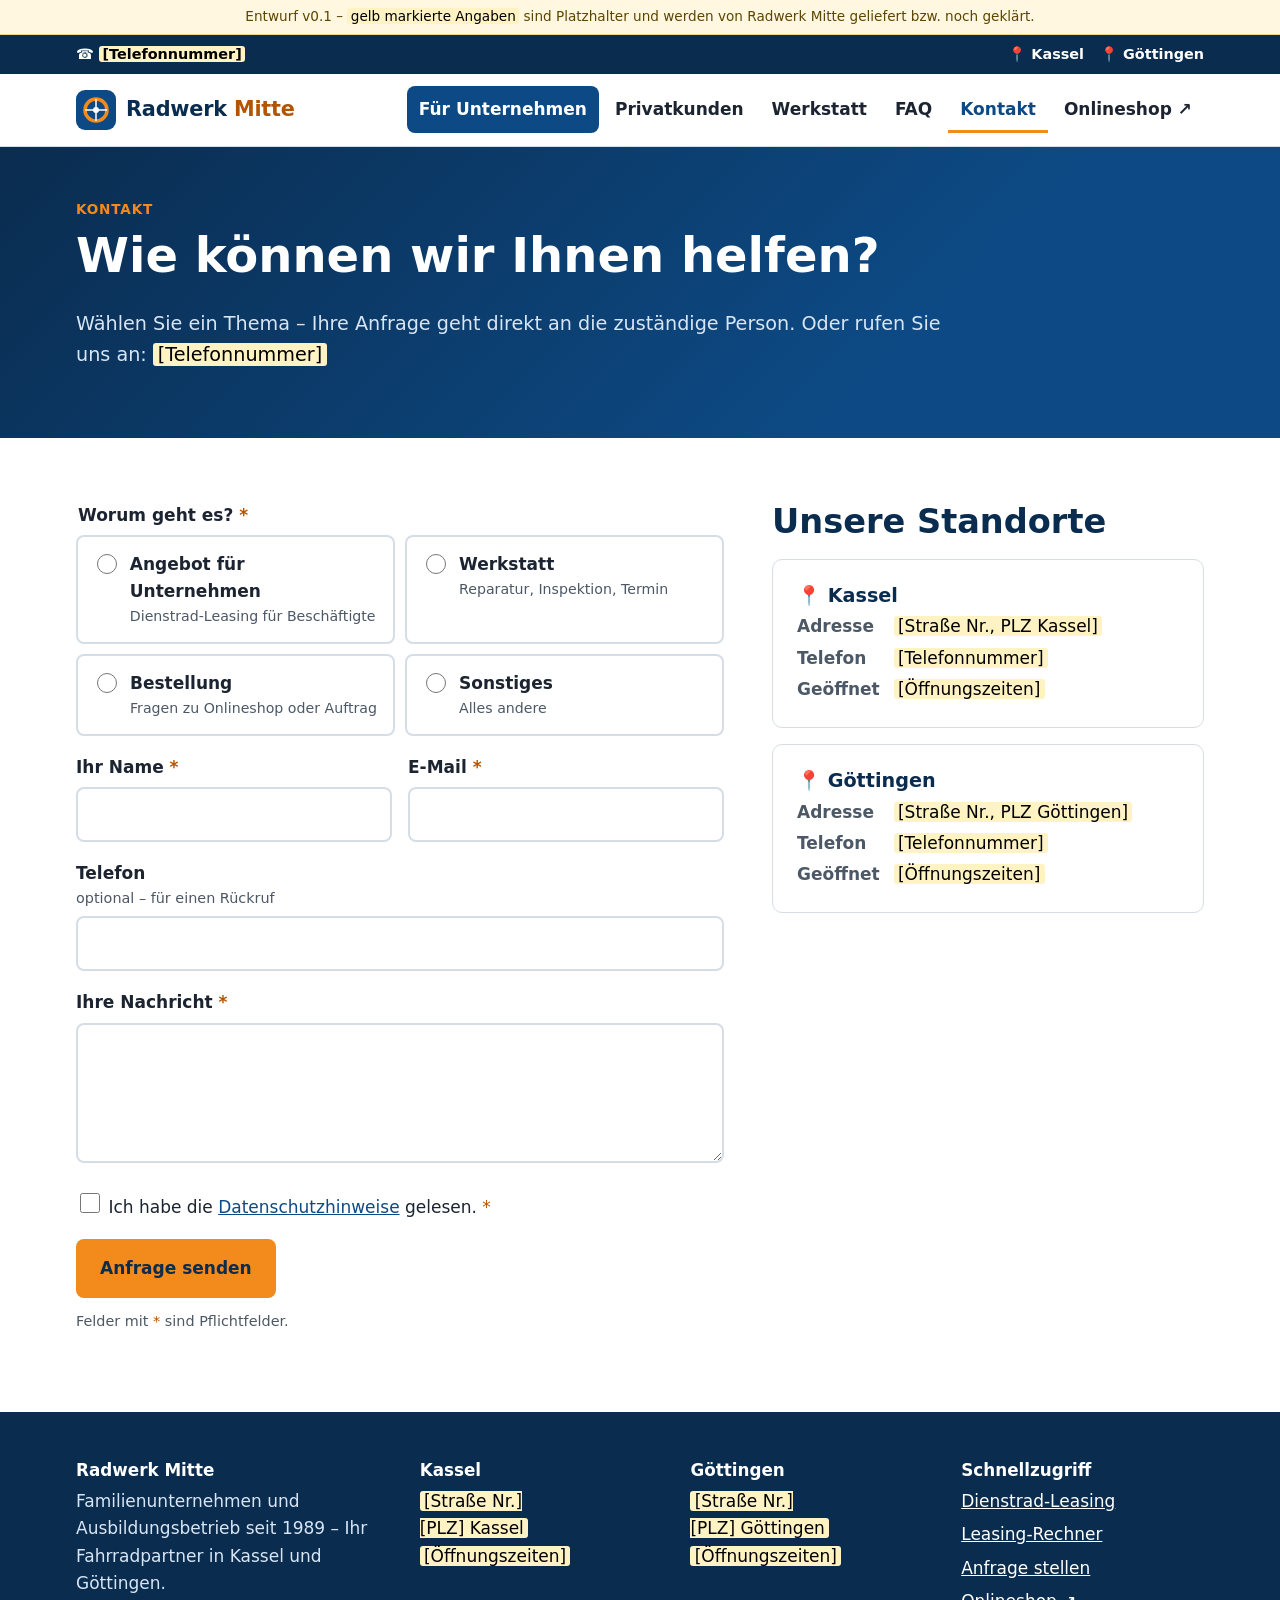
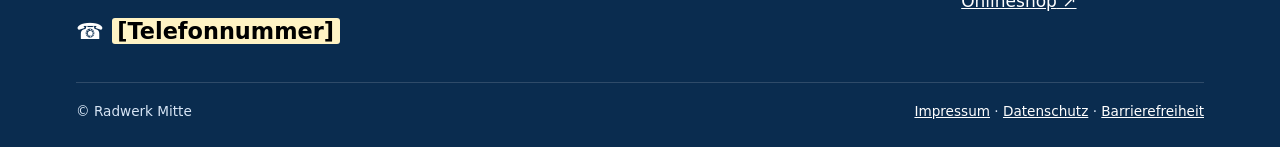
<file: prototyp/kontakt.html>
<!doctype html>
<html lang="de">
<head>
<meta charset="utf-8">
<meta name="viewport" content="width=device-width, initial-scale=1, viewport-fit=cover">
<meta name="claude:viewport-fit-sides" content="cover">
<title>Kontakt & Anfrage – Radwerk Mitte</title>
<meta name="description" content="Anfrage an Radwerk Mitte – B2B-Angebot, Werkstatt, Bestellung oder Sonstiges.">
<link rel="stylesheet" href="styles.css">
</head>
<body>
<a class="skip-link" href="#inhalt">Zum Inhalt springen</a>
<div class="draft-banner" role="note">Entwurf v0.1 – <mark class="ph">gelb markierte Angaben</mark> sind Platzhalter und werden von Radwerk Mitte geliefert bzw. noch geklärt.</div>
<div class="topbar">
  <div class="container">
    <a href="tel:+49" aria-label="Radwerk Mitte anrufen">☎ <mark class="ph">[Telefonnummer]</mark></a>
    <div class="topbar__locations">
      <a href="kontakt.html#standorte">📍 Kassel</a>
      <a href="kontakt.html#standorte">📍 Göttingen</a>
    </div>
  </div>
</div>
<header class="site-header">
  <div class="container">
    <a class="logo" href="index.html" aria-label="Radwerk Mitte – Startseite">
      <svg class="logo__mark" viewBox="0 0 40 40" aria-hidden="true">
        <rect width="40" height="40" rx="9" fill="#0d4a85"/>
        <circle cx="20" cy="20" r="11" fill="none" stroke="#f28a1c" stroke-width="3.5"/>
        <circle cx="20" cy="20" r="3" fill="#fff"/>
        <path d="M20 9v22M9 20h22" stroke="#fff" stroke-width="1.5"/>
      </svg>
      <span>Radwerk <span>Mitte</span></span>
    </a>
    <button class="nav-toggle" aria-expanded="false" aria-controls="main-nav">Menü</button>
    <nav id="main-nav" class="main-nav" aria-label="Hauptnavigation">
      <ul>
        <li><a class="nav-b2b" href="dienstrad-leasing.html">Für Unternehmen</a></li>
        <li><a href="privatkunden.html">Privatkunden</a></li>
        <li><a href="werkstatt.html">Werkstatt</a></li>
        <li><a href="faq.html">FAQ</a></li>
        <li><a href="kontakt.html" aria-current="page">Kontakt</a></li>
        <li><a class="ext" href="https://www.example.com/onlineshop" target="_blank" rel="noopener">Onlineshop</a></li>
      </ul>
    </nav>
  </div>
</header>
<main id="inhalt">
  <section class="hero hero--sub">
    <div class="container">
      <div>
        <span class="eyebrow">Kontakt</span>
        <h1>Wie können wir Ihnen helfen?</h1>
        <p class="lead">Wählen Sie ein Thema – Ihre Anfrage geht direkt an die zuständige Person. Oder rufen Sie uns an: <mark class="ph">[Telefonnummer]</mark></p>
      </div>
    </div>
  </section>

  <section class="section">
    <div class="container">
      <div class="grid grid--form">
        <div>
          <form id="anfrage" novalidate>
            <fieldset class="field">
              <legend>Worum geht es? <span class="req">*</span></legend>
              <div class="category-grid">
                <label><input type="radio" name="kategorie" value="b2b" required><span>Angebot für Unternehmen<small>Dienstrad-Leasing für Beschäftigte</small></span></label>
                <label><input type="radio" name="kategorie" value="werkstatt"><span>Werkstatt<small>Reparatur, Inspektion, Termin</small></span></label>
                <label><input type="radio" name="kategorie" value="bestellung"><span>Bestellung<small>Fragen zu Onlineshop oder Auftrag</small></span></label>
                <label><input type="radio" name="kategorie" value="sonstiges"><span>Sonstiges<small>Alles andere</small></span></label>
              </div>
            </fieldset>

            <div class="b2b-fields" id="b2b-fields" hidden>
              <div class="field">
                <label for="firma">Unternehmen <span class="req">*</span></label>
                <input id="firma" name="firma" autocomplete="organization" data-required>
              </div>
              <div class="grid grid--2" style="gap:16px">
                <div class="field">
                  <label for="groesse">Anzahl Beschäftigte <span class="req">*</span></label>
                  <select id="groesse" name="groesse" data-required>
                    <option value="">Bitte wählen</option>
                    <option>1–19</option><option>20–49</option><option>50–249</option><option>250 und mehr</option>
                  </select>
                </div>
                <div class="field">
                  <label for="bedarf">Geschätzter Bedarf (Räder) <span class="req">*</span></label>
                  <input id="bedarf" name="bedarf" type="number" min="1" inputmode="numeric" data-required>
                </div>
              </div>
              <div class="field">
                <label for="standort">Bevorzugter Standort</label>
                <select id="standort" name="standort"><option>Kassel</option><option>Göttingen</option><option>Beide / egal</option></select>
              </div>
            </div>

            <div class="grid grid--2" style="gap:16px">
              <div class="field">
                <label for="name">Ihr Name <span class="req">*</span></label>
                <input id="name" name="name" autocomplete="name" required>
              </div>
              <div class="field">
                <label for="email">E-Mail <span class="req">*</span></label>
                <input id="email" name="email" type="email" autocomplete="email" required>
              </div>
            </div>
            <div class="field">
              <label for="tel">Telefon <span class="help">optional – für einen Rückruf</span></label>
              <input id="tel" name="tel" type="tel" autocomplete="tel">
            </div>
            <div class="field">
              <label for="nachricht">Ihre Nachricht <span class="req">*</span></label>
              <textarea id="nachricht" name="nachricht" required></textarea>
            </div>
            <div class="field">
              <label class="check"><input type="checkbox" required> <span>Ich habe die <a href="#">Datenschutzhinweise</a> gelesen. <span class="req">*</span></span></label>
            </div>
            <button class="btn btn--primary" type="submit">Anfrage senden</button>
            <p class="help" style="font-size:.9rem;color:var(--text-muted);margin-top:12px">Felder mit <span class="req">*</span> sind Pflichtfelder.</p>
          </form>

          <div class="form-success" id="anfrage-erfolg" hidden tabindex="-1">
            <h2 style="font-size:1.4rem">Vielen Dank für Ihre Anfrage!</h2>
            <p>Ihre Anfrage wurde weitergeleitet an: <strong data-routing></strong>.</p>
            <p>Wir melden uns <mark class="ph">[Rückmeldezeit]</mark> bei Ihnen.</p>
            <p style="font-size:.9rem;color:var(--text-muted);margin:0">Prototyp: Es wird keine Nachricht verschickt.</p>
          </div>
        </div>

        <aside id="standorte" aria-labelledby="standorte-titel">
          <h2 id="standorte-titel">Unsere Standorte</h2>
          <div class="card location" style="margin-bottom:16px">
            <h3>📍 Kassel</h3>
            <dl>
              <dt>Adresse</dt><dd><mark class="ph">[Straße Nr., PLZ Kassel]</mark></dd>
              <dt>Telefon</dt><dd><mark class="ph">[Telefonnummer]</mark></dd>
              <dt>Geöffnet</dt><dd><mark class="ph">[Öffnungszeiten]</mark></dd>
            </dl>
          </div>
          <div class="card location">
            <h3>📍 Göttingen</h3>
            <dl>
              <dt>Adresse</dt><dd><mark class="ph">[Straße Nr., PLZ Göttingen]</mark></dd>
              <dt>Telefon</dt><dd><mark class="ph">[Telefonnummer]</mark></dd>
              <dt>Geöffnet</dt><dd><mark class="ph">[Öffnungszeiten]</mark></dd>
            </dl>
          </div>
        </aside>
      </div>
    </div>
  </section>
</main>
<footer class="site-footer">
  <div class="container">
    <div class="footer-grid">
      <div>
        <h2>Radwerk Mitte</h2>
        <p>Familienunternehmen und Ausbildungsbetrieb seit 1989 – Ihr Fahrradpartner in Kassel und Göttingen.</p>
        <a class="footer-phone" href="tel:+49">☎ <mark class="ph">[Telefonnummer]</mark></a>
      </div>
      <div>
        <h2>Kassel</h2>
        <p><mark class="ph">[Straße Nr.]<br>[PLZ] Kassel</mark><br><mark class="ph">[Öffnungszeiten]</mark></p>
      </div>
      <div>
        <h2>Göttingen</h2>
        <p><mark class="ph">[Straße Nr.]<br>[PLZ] Göttingen</mark><br><mark class="ph">[Öffnungszeiten]</mark></p>
      </div>
      <div>
        <h2>Schnellzugriff</h2>
        <ul>
          <li><a href="dienstrad-leasing.html">Dienstrad-Leasing</a></li>
          <li><a href="dienstrad-leasing.html#rechner">Leasing-Rechner</a></li>
          <li><a href="kontakt.html">Anfrage stellen</a></li>
          <li><a class="ext" href="https://www.example.com/onlineshop" target="_blank" rel="noopener">Onlineshop</a></li>
        </ul>
      </div>
    </div>
    <div class="footer-bottom">
      <span>© Radwerk Mitte</span>
      <span><a href="#">Impressum</a> · <a href="#">Datenschutz</a> · <a href="#">Barrierefreiheit</a></span>
    </div>
  </div>
</footer>
<a class="call-fab" href="tel:+49">☎ Anrufen</a>
<script src="main.js"></script>
</body>
</html>
</file>
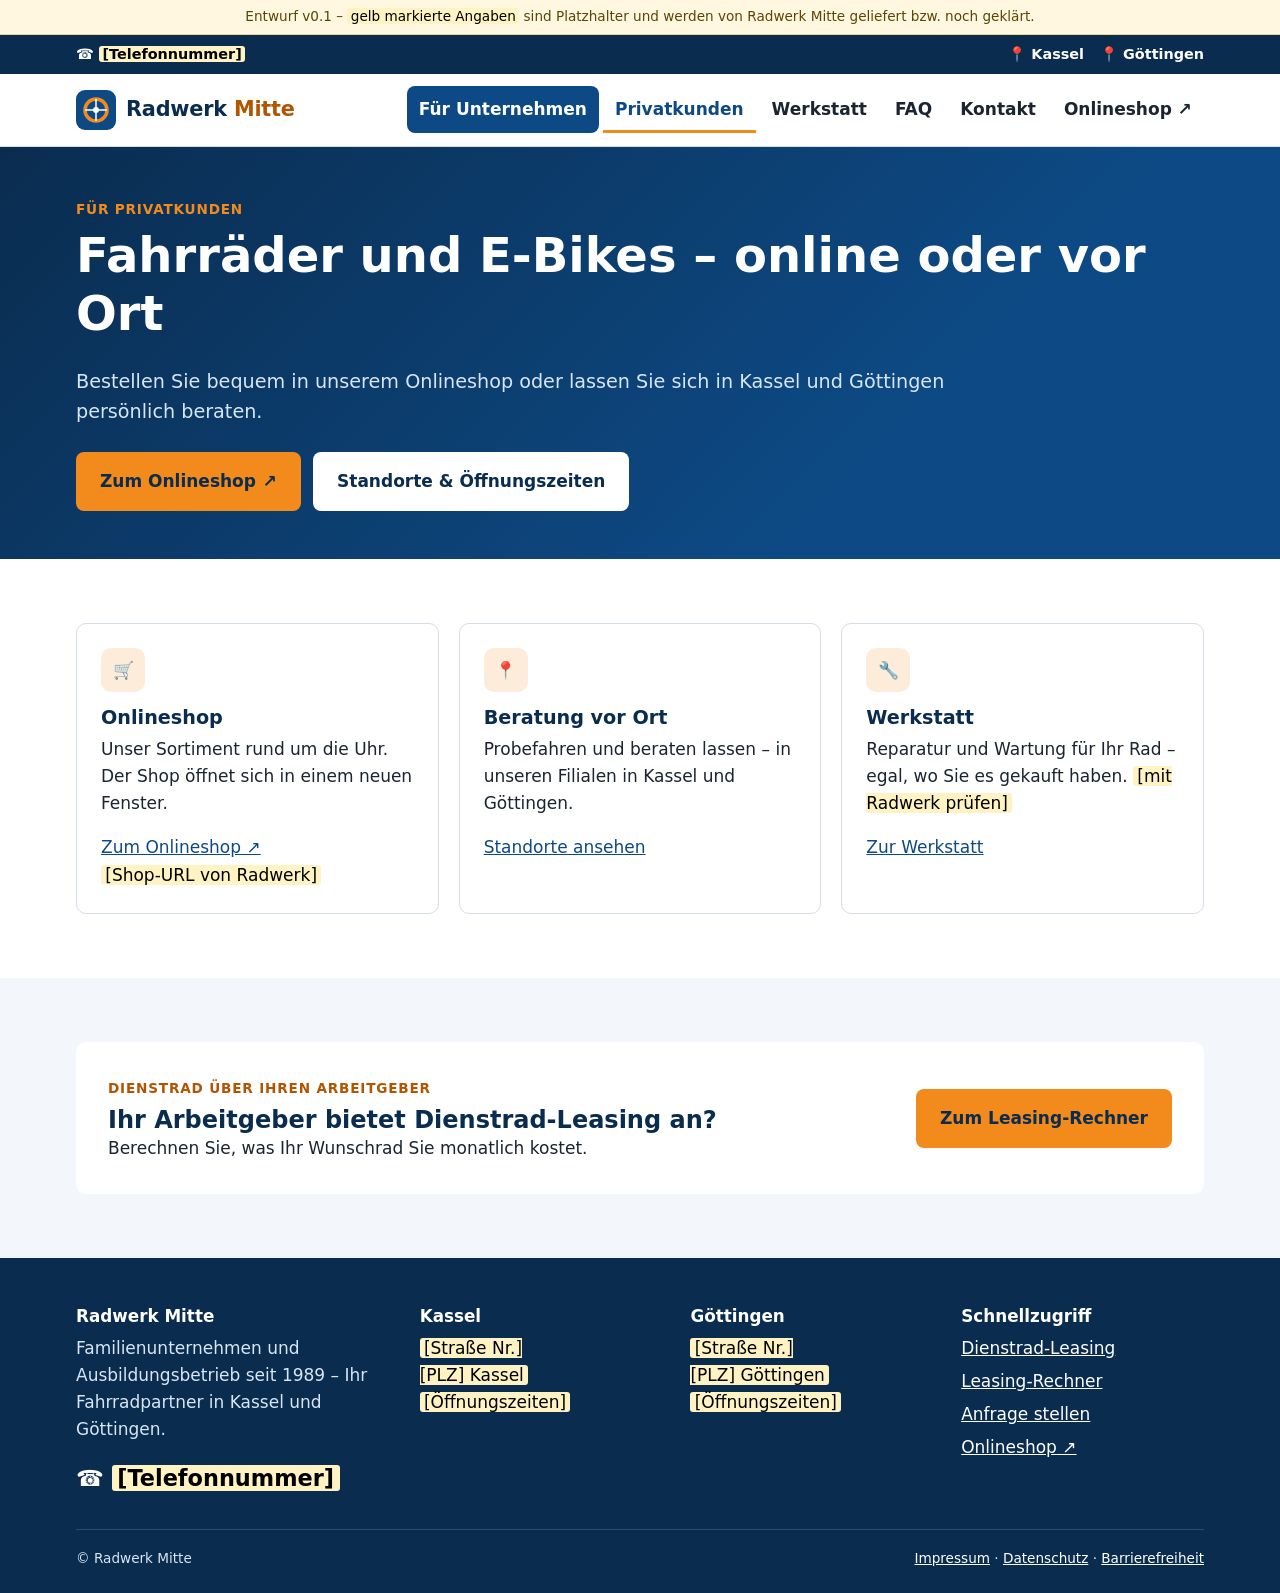
<file: prototyp/privatkunden.html>
<!doctype html>
<html lang="de">
<head>
<meta charset="utf-8">
<meta name="viewport" content="width=device-width, initial-scale=1, viewport-fit=cover">
<meta name="claude:viewport-fit-sides" content="cover">
<title>Privatkunden – Radwerk Mitte</title>
<meta name="description" content="Fahrräder und E-Bikes im Onlineshop oder mit Beratung vor Ort in Kassel und Göttingen.">
<link rel="stylesheet" href="styles.css">
</head>
<body>
<a class="skip-link" href="#inhalt">Zum Inhalt springen</a>
<div class="draft-banner" role="note">Entwurf v0.1 – <mark class="ph">gelb markierte Angaben</mark> sind Platzhalter und werden von Radwerk Mitte geliefert bzw. noch geklärt.</div>
<div class="topbar">
  <div class="container">
    <a href="tel:+49" aria-label="Radwerk Mitte anrufen">☎ <mark class="ph">[Telefonnummer]</mark></a>
    <div class="topbar__locations">
      <a href="kontakt.html#standorte">📍 Kassel</a>
      <a href="kontakt.html#standorte">📍 Göttingen</a>
    </div>
  </div>
</div>
<header class="site-header">
  <div class="container">
    <a class="logo" href="index.html" aria-label="Radwerk Mitte – Startseite">
      <svg class="logo__mark" viewBox="0 0 40 40" aria-hidden="true">
        <rect width="40" height="40" rx="9" fill="#0d4a85"/>
        <circle cx="20" cy="20" r="11" fill="none" stroke="#f28a1c" stroke-width="3.5"/>
        <circle cx="20" cy="20" r="3" fill="#fff"/>
        <path d="M20 9v22M9 20h22" stroke="#fff" stroke-width="1.5"/>
      </svg>
      <span>Radwerk <span>Mitte</span></span>
    </a>
    <button class="nav-toggle" aria-expanded="false" aria-controls="main-nav">Menü</button>
    <nav id="main-nav" class="main-nav" aria-label="Hauptnavigation">
      <ul>
        <li><a class="nav-b2b" href="dienstrad-leasing.html">Für Unternehmen</a></li>
        <li><a href="privatkunden.html" aria-current="page">Privatkunden</a></li>
        <li><a href="werkstatt.html">Werkstatt</a></li>
        <li><a href="faq.html">FAQ</a></li>
        <li><a href="kontakt.html">Kontakt</a></li>
        <li><a class="ext" href="https://www.example.com/onlineshop" target="_blank" rel="noopener">Onlineshop</a></li>
      </ul>
    </nav>
  </div>
</header>
<main id="inhalt">
  <section class="hero hero--sub">
    <div class="container">
      <div>
        <span class="eyebrow">Für Privatkunden</span>
        <h1>Fahrräder und E-Bikes – online oder vor Ort</h1>
        <p class="lead">Bestellen Sie bequem in unserem Onlineshop oder lassen Sie sich in Kassel und Göttingen persönlich beraten.</p>
        <div class="btn-row">
          <a class="btn btn--primary ext" href="https://www.example.com/onlineshop" target="_blank" rel="noopener">Zum Onlineshop</a>
          <a class="btn btn--light" href="kontakt.html#standorte">Standorte &amp; Öffnungszeiten</a>
        </div>
      </div>
    </div>
  </section>

  <section class="section">
    <div class="container">
      <div class="grid grid--3">
        <div class="card">
          <div class="icon" aria-hidden="true">🛒</div>
          <h3>Onlineshop</h3>
          <p>Unser Sortiment rund um die Uhr. Der Shop öffnet sich in einem neuen Fenster.</p>
          <a class="ext" href="https://www.example.com/onlineshop" target="_blank" rel="noopener">Zum Onlineshop</a>
          <p><mark class="ph">[Shop-URL von Radwerk]</mark></p>
        </div>
        <div class="card">
          <div class="icon" aria-hidden="true">📍</div>
          <h3>Beratung vor Ort</h3>
          <p>Probefahren und beraten lassen – in unseren Filialen in Kassel und Göttingen.</p>
          <a href="kontakt.html#standorte">Standorte ansehen</a>
        </div>
        <div class="card">
          <div class="icon" aria-hidden="true">🔧</div>
          <h3>Werkstatt</h3>
          <p>Reparatur und Wartung für Ihr Rad – egal, wo Sie es gekauft haben. <mark class="ph">[mit Radwerk prüfen]</mark></p>
          <a href="werkstatt.html">Zur Werkstatt</a>
        </div>
      </div>
    </div>
  </section>

  <section class="section section--alt">
    <div class="container">
      <div class="cta-band" style="background:#fff">
        <div>
          <span class="eyebrow">Dienstrad über Ihren Arbeitgeber</span>
          <h2>Ihr Arbeitgeber bietet Dienstrad-Leasing an?</h2>
          <p style="margin:0">Berechnen Sie, was Ihr Wunschrad Sie monatlich kostet.</p>
        </div>
        <a class="btn btn--primary" href="dienstrad-leasing.html#rechner">Zum Leasing-Rechner</a>
      </div>
    </div>
  </section>
</main>
<footer class="site-footer">
  <div class="container">
    <div class="footer-grid">
      <div>
        <h2>Radwerk Mitte</h2>
        <p>Familienunternehmen und Ausbildungsbetrieb seit 1989 – Ihr Fahrradpartner in Kassel und Göttingen.</p>
        <a class="footer-phone" href="tel:+49">☎ <mark class="ph">[Telefonnummer]</mark></a>
      </div>
      <div>
        <h2>Kassel</h2>
        <p><mark class="ph">[Straße Nr.]<br>[PLZ] Kassel</mark><br><mark class="ph">[Öffnungszeiten]</mark></p>
      </div>
      <div>
        <h2>Göttingen</h2>
        <p><mark class="ph">[Straße Nr.]<br>[PLZ] Göttingen</mark><br><mark class="ph">[Öffnungszeiten]</mark></p>
      </div>
      <div>
        <h2>Schnellzugriff</h2>
        <ul>
          <li><a href="dienstrad-leasing.html">Dienstrad-Leasing</a></li>
          <li><a href="dienstrad-leasing.html#rechner">Leasing-Rechner</a></li>
          <li><a href="kontakt.html">Anfrage stellen</a></li>
          <li><a class="ext" href="https://www.example.com/onlineshop" target="_blank" rel="noopener">Onlineshop</a></li>
        </ul>
      </div>
    </div>
    <div class="footer-bottom">
      <span>© Radwerk Mitte</span>
      <span><a href="#">Impressum</a> · <a href="#">Datenschutz</a> · <a href="#">Barrierefreiheit</a></span>
    </div>
  </div>
</footer>
<a class="call-fab" href="tel:+49">☎ Anrufen</a>
<script src="main.js"></script>
</body>
</html>
</file>
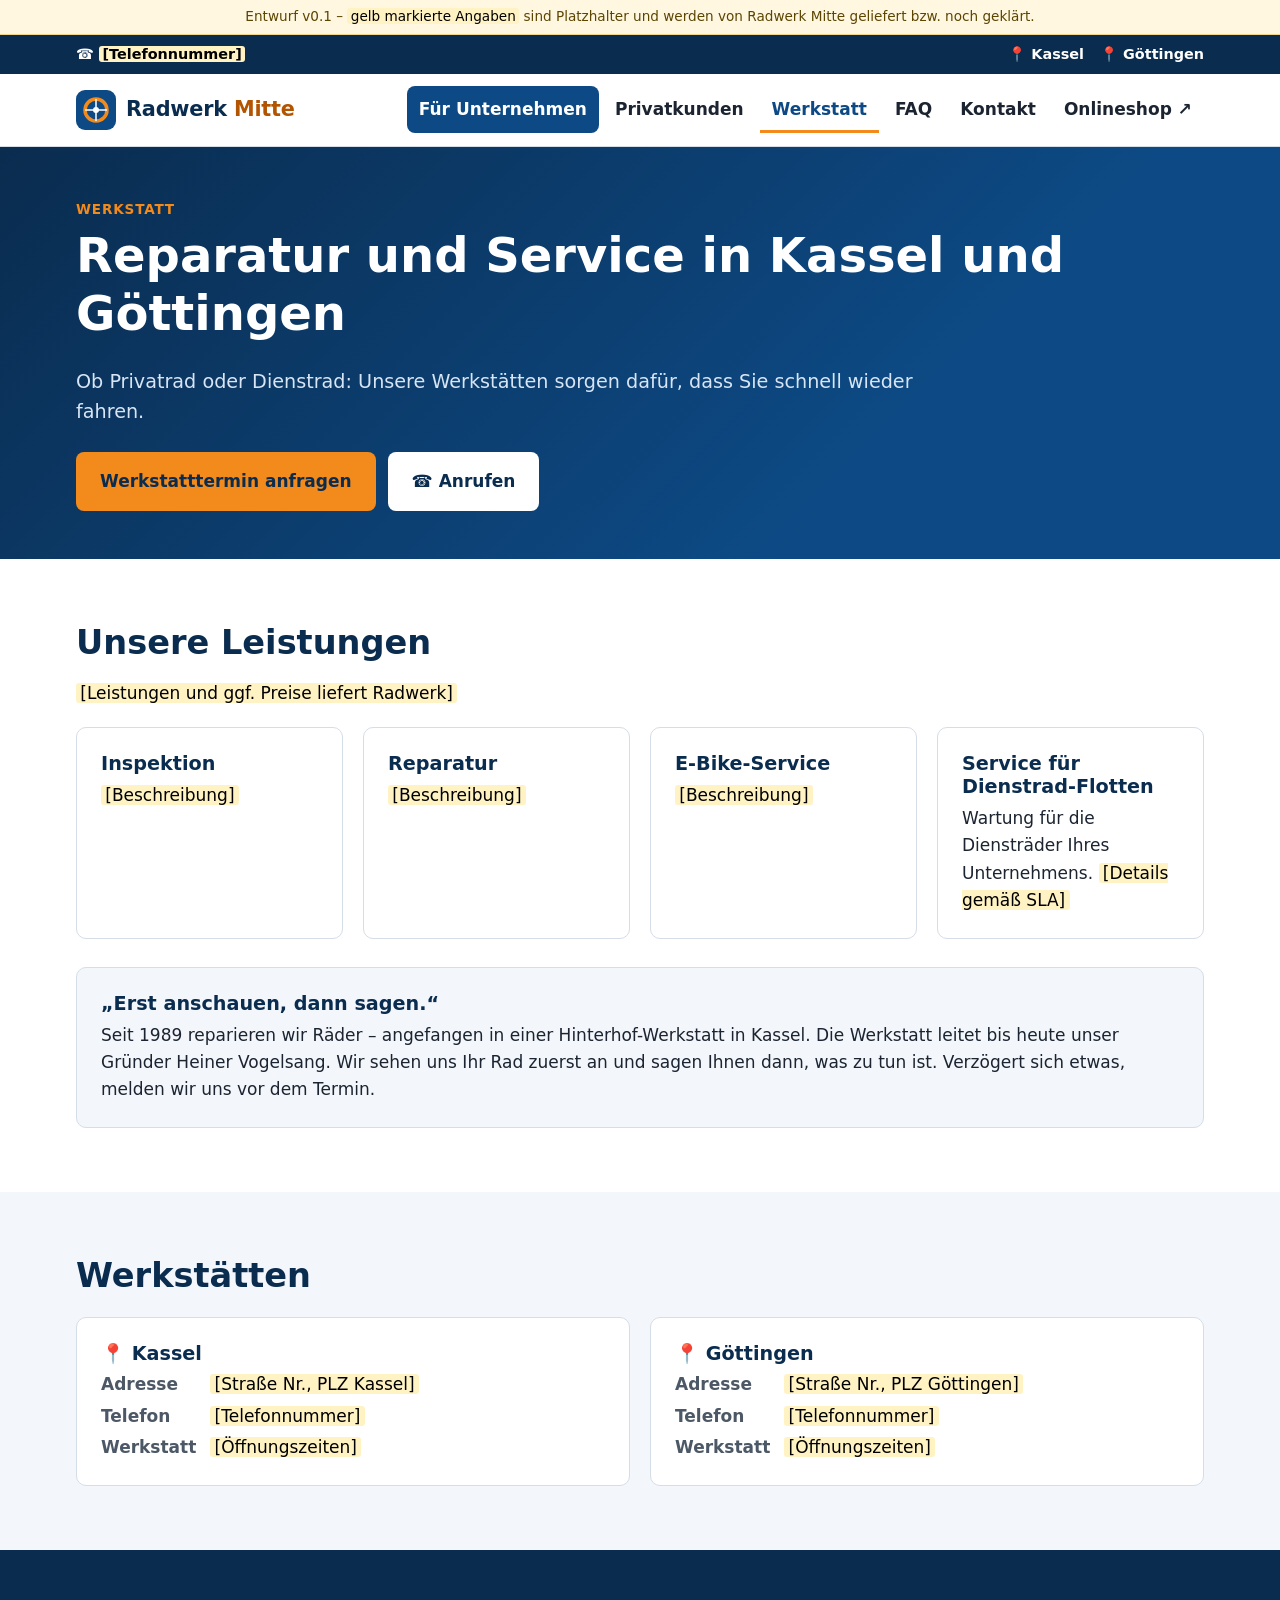
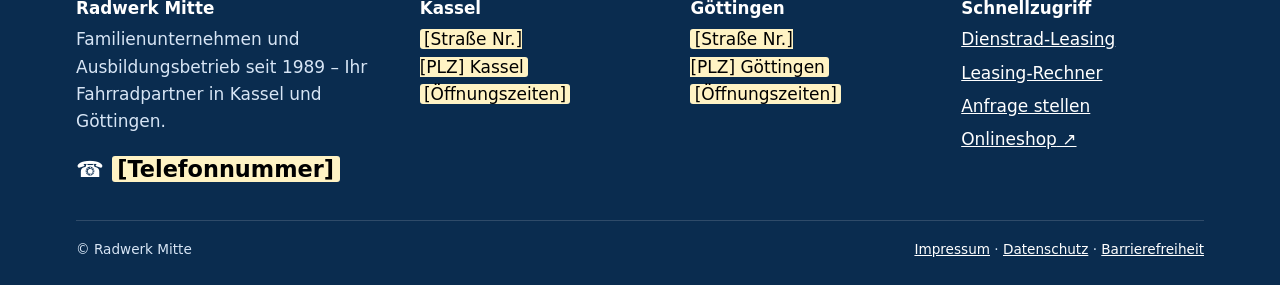
<file: prototyp/werkstatt.html>
<!doctype html>
<html lang="de">
<head>
<meta charset="utf-8">
<meta name="viewport" content="width=device-width, initial-scale=1, viewport-fit=cover">
<meta name="claude:viewport-fit-sides" content="cover">
<title>Werkstatt – Radwerk Mitte</title>
<meta name="description" content="Reparatur und Service in unseren Werkstätten in Kassel und Göttingen.">
<link rel="stylesheet" href="styles.css">
</head>
<body>
<a class="skip-link" href="#inhalt">Zum Inhalt springen</a>
<div class="draft-banner" role="note">Entwurf v0.1 – <mark class="ph">gelb markierte Angaben</mark> sind Platzhalter und werden von Radwerk Mitte geliefert bzw. noch geklärt.</div>
<div class="topbar">
  <div class="container">
    <a href="tel:+49" aria-label="Radwerk Mitte anrufen">☎ <mark class="ph">[Telefonnummer]</mark></a>
    <div class="topbar__locations">
      <a href="kontakt.html#standorte">📍 Kassel</a>
      <a href="kontakt.html#standorte">📍 Göttingen</a>
    </div>
  </div>
</div>
<header class="site-header">
  <div class="container">
    <a class="logo" href="index.html" aria-label="Radwerk Mitte – Startseite">
      <svg class="logo__mark" viewBox="0 0 40 40" aria-hidden="true">
        <rect width="40" height="40" rx="9" fill="#0d4a85"/>
        <circle cx="20" cy="20" r="11" fill="none" stroke="#f28a1c" stroke-width="3.5"/>
        <circle cx="20" cy="20" r="3" fill="#fff"/>
        <path d="M20 9v22M9 20h22" stroke="#fff" stroke-width="1.5"/>
      </svg>
      <span>Radwerk <span>Mitte</span></span>
    </a>
    <button class="nav-toggle" aria-expanded="false" aria-controls="main-nav">Menü</button>
    <nav id="main-nav" class="main-nav" aria-label="Hauptnavigation">
      <ul>
        <li><a class="nav-b2b" href="dienstrad-leasing.html">Für Unternehmen</a></li>
        <li><a href="privatkunden.html">Privatkunden</a></li>
        <li><a href="werkstatt.html" aria-current="page">Werkstatt</a></li>
        <li><a href="faq.html">FAQ</a></li>
        <li><a href="kontakt.html">Kontakt</a></li>
        <li><a class="ext" href="https://www.example.com/onlineshop" target="_blank" rel="noopener">Onlineshop</a></li>
      </ul>
    </nav>
  </div>
</header>
<main id="inhalt">
  <section class="hero hero--sub">
    <div class="container">
      <div>
        <span class="eyebrow">Werkstatt</span>
        <h1>Reparatur und Service in Kassel und Göttingen</h1>
        <p class="lead">Ob Privatrad oder Dienstrad: Unsere Werkstätten sorgen dafür, dass Sie schnell wieder fahren.</p>
        <div class="btn-row">
          <a class="btn btn--primary" href="kontakt.html?kategorie=werkstatt">Werkstatttermin anfragen</a>
          <a class="btn btn--light" href="tel:+49">☎ Anrufen</a>
        </div>
      </div>
    </div>
  </section>

  <section class="section">
    <div class="container">
      <h2>Unsere Leistungen</h2>
      <p><mark class="ph">[Leistungen und ggf. Preise liefert Radwerk]</mark></p>
      <div class="grid grid--4" style="margin-top:20px">
        <div class="card"><h3>Inspektion</h3><p><mark class="ph">[Beschreibung]</mark></p></div>
        <div class="card"><h3>Reparatur</h3><p><mark class="ph">[Beschreibung]</mark></p></div>
        <div class="card"><h3>E-Bike-Service</h3><p><mark class="ph">[Beschreibung]</mark></p></div>
        <div class="card"><h3>Service für Dienstrad-Flotten</h3><p>Wartung für die Diensträder Ihres Unternehmens. <mark class="ph">[Details gemäß SLA]</mark></p></div>
      </div>
      <div class="card" style="margin-top:28px; background:var(--blau-50)">
        <h3>„Erst anschauen, dann sagen.“</h3>
        <p>Seit 1989 reparieren wir Räder – angefangen in einer Hinterhof-Werkstatt in Kassel. Die Werkstatt leitet bis heute unser Gründer Heiner Vogelsang. Wir sehen uns Ihr Rad zuerst an und sagen Ihnen dann, was zu tun ist. Verzögert sich etwas, melden wir uns vor dem Termin.</p>
      </div>
    </div>
  </section>

  <section class="section section--alt">
    <div class="container">
      <h2>Werkstätten</h2>
      <div class="grid grid--2" style="margin-top:20px">
        <div class="card location">
          <h3>📍 Kassel</h3>
          <dl>
            <dt>Adresse</dt><dd><mark class="ph">[Straße Nr., PLZ Kassel]</mark></dd>
            <dt>Telefon</dt><dd><mark class="ph">[Telefonnummer]</mark></dd>
            <dt>Werkstatt</dt><dd><mark class="ph">[Öffnungszeiten]</mark></dd>
          </dl>
        </div>
        <div class="card location">
          <h3>📍 Göttingen</h3>
          <dl>
            <dt>Adresse</dt><dd><mark class="ph">[Straße Nr., PLZ Göttingen]</mark></dd>
            <dt>Telefon</dt><dd><mark class="ph">[Telefonnummer]</mark></dd>
            <dt>Werkstatt</dt><dd><mark class="ph">[Öffnungszeiten]</mark></dd>
          </dl>
        </div>
      </div>
    </div>
  </section>
</main>
<footer class="site-footer">
  <div class="container">
    <div class="footer-grid">
      <div>
        <h2>Radwerk Mitte</h2>
        <p>Familienunternehmen und Ausbildungsbetrieb seit 1989 – Ihr Fahrradpartner in Kassel und Göttingen.</p>
        <a class="footer-phone" href="tel:+49">☎ <mark class="ph">[Telefonnummer]</mark></a>
      </div>
      <div>
        <h2>Kassel</h2>
        <p><mark class="ph">[Straße Nr.]<br>[PLZ] Kassel</mark><br><mark class="ph">[Öffnungszeiten]</mark></p>
      </div>
      <div>
        <h2>Göttingen</h2>
        <p><mark class="ph">[Straße Nr.]<br>[PLZ] Göttingen</mark><br><mark class="ph">[Öffnungszeiten]</mark></p>
      </div>
      <div>
        <h2>Schnellzugriff</h2>
        <ul>
          <li><a href="dienstrad-leasing.html">Dienstrad-Leasing</a></li>
          <li><a href="dienstrad-leasing.html#rechner">Leasing-Rechner</a></li>
          <li><a href="kontakt.html">Anfrage stellen</a></li>
          <li><a class="ext" href="https://www.example.com/onlineshop" target="_blank" rel="noopener">Onlineshop</a></li>
        </ul>
      </div>
    </div>
    <div class="footer-bottom">
      <span>© Radwerk Mitte</span>
      <span><a href="#">Impressum</a> · <a href="#">Datenschutz</a> · <a href="#">Barrierefreiheit</a></span>
    </div>
  </div>
</footer>
<a class="call-fab" href="tel:+49">☎ Anrufen</a>
<script src="main.js"></script>
</body>
</html>
</file>
<file: prototyp/styles.css>
/* Radwerk Mitte – Prototyp v0.1
   Markenfarben Blau + Orange (PRD: „Blau und Orange bleiben“). Exakte Farbwerte sind Platzhalter,
   bis Radwerk die Werte der Firmenfahrzeuge / CI liefert. */

:root {
  color-scheme: light; /* bewusst nur helles Design (Markenauftritt) */
  --blau-900: #0a2c4f;
  --blau-700: #0d4a85;
  --blau-500: #1666b0;
  --blau-100: #e6effa;
  --blau-50:  #f3f7fc;
  --orange-500: #f28a1c;   /* Flächen, Buttons (mit dunkler Schrift) */
  --orange-700: #b35400;   /* Orange als Textfarbe – ausreichender Kontrast auf Weiß */
  --orange-100: #fdecd9;
  --text: #1b2430;
  --text-muted: #4c5866;
  --border: #d5dde7;
  --bg: #ffffff;
  --bg-alt: var(--blau-50);
  --radius: 10px;
  --shadow: 0 2px 10px rgba(10, 44, 79, .08);
  --max: 1160px;
  --font: system-ui, -apple-system, "Segoe UI", Roboto, "Helvetica Neue", Arial, sans-serif;
}

*, *::before, *::after { box-sizing: border-box; }
html { scroll-behavior: smooth; }
body {
  margin: 0;
  font-family: var(--font);
  font-size: 1.0625rem;
  line-height: 1.6;
  color: var(--text);
  background: var(--bg);
}
img, svg { max-width: 100%; display: block; }
a { color: var(--blau-700); }
a:hover { color: var(--blau-900); }
h1, h2, h3 { line-height: 1.2; color: var(--blau-900); margin: 0 0 .5em; }
h1 { font-size: clamp(1.9rem, 4.5vw, 3rem); }
h2 { font-size: clamp(1.5rem, 3vw, 2.1rem); }
h3 { font-size: 1.2rem; }
p { margin: 0 0 1em; }

:focus-visible { outline: 3px solid var(--orange-500); outline-offset: 2px; }

.container { max-width: var(--max); margin: 0 auto; padding-left: max(16px, env(safe-area-inset-left, 0px)); padding-right: max(16px, env(safe-area-inset-right, 0px)); }
.section { padding: 64px 0; }
.section--alt { background: var(--bg-alt); }
.lead { font-size: 1.2rem; color: var(--text-muted); max-width: 46em; }
.eyebrow { display: inline-block; font-size: .85rem; font-weight: 700; letter-spacing: .06em;
  text-transform: uppercase; color: var(--orange-700); margin-bottom: .5em; }

.skip-link { position: absolute; left: -9999px; top: 8px; background: var(--blau-900); color: #fff;
  padding: 8px 14px; border-radius: 6px; z-index: 100; }
.skip-link:focus { left: 8px; }

/* Entwurfs-Hinweis */
.draft-banner { background: #fff7e0; border-bottom: 1px solid #f0d58a; font-size: .85rem;
  text-align: center; padding: 6px 16px; color: #5b4500; }
.ph { background: #fff3c4; border-radius: 3px; padding: 0 .25em; font-style: normal; }

/* Kontaktleiste – Telefon + beide Standorte auf jeder Seite (Akzeptanzkriterium) */
.topbar { background: var(--blau-900); color: #fff; font-size: .9rem; }
.topbar .container { display: flex; flex-wrap: wrap; gap: 4px 24px; align-items: center;
  justify-content: space-between; padding-top: 8px; padding-bottom: 8px; }
.topbar a { color: #fff; font-weight: 600; text-decoration: none; }
.topbar a:hover { text-decoration: underline; color: #fff; }
.topbar__locations { display: flex; gap: 16px; flex-wrap: wrap; }

/* Header + Navigation */
.site-header { background: #fff; border-bottom: 1px solid var(--border); position: sticky; top: env(safe-area-inset-top, 0px); z-index: 50; }
.site-header .container { display: flex; align-items: center; justify-content: space-between;
  min-height: 72px; gap: 16px; }
.logo { display: flex; align-items: center; gap: 10px; text-decoration: none; color: var(--blau-900);
  font-weight: 800; font-size: 1.3rem; letter-spacing: -.01em; }
.logo__mark { width: 40px; height: 40px; }
.logo span span { color: var(--orange-700); }

.nav-toggle { display: none; background: none; border: 2px solid var(--blau-700); color: var(--blau-700);
  border-radius: 8px; padding: 8px 12px; font: inherit; font-weight: 600; cursor: pointer; }
.main-nav ul { list-style: none; display: flex; gap: 4px; margin: 0; padding: 0; align-items: center; }
.main-nav a { display: block; padding: 10px 12px; border-radius: 8px; text-decoration: none;
  color: var(--text); font-weight: 600; }
.main-nav a:hover { background: var(--blau-100); color: var(--blau-900); }
.main-nav a[aria-current="page"] { color: var(--blau-700); box-shadow: inset 0 -3px 0 var(--orange-500); border-radius: 0; }
.main-nav .nav-b2b { background: var(--blau-700); color: #fff; }
.main-nav .nav-b2b:hover { background: var(--blau-900); color: #fff; }
.main-nav .nav-b2b[aria-current="page"] { box-shadow: none; border-radius: 8px; background: var(--blau-900); }
.ext::after { content: " ↗"; }

@media (max-width: 920px) {
  .nav-toggle { display: block; }
  .main-nav { display: none; position: absolute; left: 0; right: 0; top: 100%; background: #fff;
    border-bottom: 1px solid var(--border); box-shadow: var(--shadow); }
  .main-nav.is-open { display: block; }
  .main-nav ul { flex-direction: column; align-items: stretch; padding: 8px 16px 16px; }
  .main-nav a { padding: 14px 12px; }
  .main-nav a[aria-current="page"] { box-shadow: inset 4px 0 0 var(--orange-500); }
}

/* Buttons */
.btn { display: inline-flex; align-items: center; justify-content: center; gap: .4em; padding: 14px 22px;
  border-radius: 8px; font: inherit; font-weight: 700; text-decoration: none; border: 2px solid transparent;
  cursor: pointer; min-height: 48px; }
.btn--primary { background: var(--orange-500); color: var(--blau-900); }
.btn--primary:hover { background: #e07a0c; color: var(--blau-900); }
.btn--secondary { background: transparent; color: var(--blau-700); border-color: var(--blau-700); }
.btn--secondary:hover { background: var(--blau-100); }
.btn--light { background: #fff; color: var(--blau-900); }
.btn-row { display: flex; flex-wrap: wrap; gap: 12px; margin-top: 24px; }

/* Hero */
.hero { background: linear-gradient(135deg, var(--blau-900) 0%, var(--blau-700) 70%); color: #fff; overflow: hidden; }
.hero .container { display: grid; grid-template-columns: 1.2fr 1fr; gap: 40px; align-items: center;
  padding-top: 64px; padding-bottom: 64px; }
.hero h1 { color: #fff; }
.hero .lead { color: #d7e5f5; }
.hero .eyebrow { color: var(--orange-500); }
.hero__art { color: var(--orange-500); }
.hero--sub .container { grid-template-columns: 1fr; padding-top: 48px; padding-bottom: 48px; }
@media (max-width: 820px) {
  .hero .container { grid-template-columns: 1fr; padding-top: 40px; padding-bottom: 40px; }
  .hero__art { max-width: 280px; }
}

/* Zielgruppen-Weiche */
.paths { display: grid; grid-template-columns: repeat(3, 1fr); gap: 20px; margin-top: -40px; position: relative; }
.path { background: #fff; border-radius: var(--radius); box-shadow: var(--shadow); padding: 28px;
  border-top: 5px solid var(--blau-500); display: flex; flex-direction: column; }
.path--b2b { border-top-color: var(--orange-500); }
.path p { color: var(--text-muted); flex: 1; }
.path a.more { font-weight: 700; text-decoration: none; }
.path a.more::after { content: " →"; }
@media (max-width: 820px) { .paths { grid-template-columns: 1fr; margin-top: 24px; } }

/* Karten / Grids */
.grid { display: grid; gap: 20px; }
.grid--2 { grid-template-columns: repeat(2, 1fr); }
.grid--3 { grid-template-columns: repeat(3, 1fr); }
.grid--4 { grid-template-columns: repeat(4, 1fr); }
@media (max-width: 920px) { .grid--4 { grid-template-columns: repeat(2, 1fr); } .grid--3 { grid-template-columns: 1fr 1fr; } }
@media (max-width: 640px) { .grid--2, .grid--3, .grid--4 { grid-template-columns: 1fr; } }
.card { background: #fff; border: 1px solid var(--border); border-radius: var(--radius); padding: 24px; }
.card h3 { margin-bottom: .35em; }
.card p:last-child { margin-bottom: 0; }
.icon { width: 44px; height: 44px; border-radius: 10px; background: var(--orange-100); color: var(--orange-700);
  display: grid; place-items: center; margin-bottom: 14px; font-weight: 800; }

.steps { counter-reset: step; list-style: none; padding: 0; margin: 0; }
.steps li { counter-increment: step; position: relative; padding-left: 56px; margin-bottom: 22px; }
.steps li::before { content: counter(step); position: absolute; left: 0; top: 0; width: 40px; height: 40px;
  border-radius: 50%; background: var(--blau-700); color: #fff; display: grid; place-items: center; font-weight: 800; }

.reference { display: flex; flex-direction: column; gap: 10px; }
.reference blockquote { margin: 0; font-size: 1.1rem; color: var(--blau-900); }
.reference .who { color: var(--text-muted); font-size: .95rem; }
.logo-ph { height: 56px; border: 2px dashed var(--border); border-radius: 8px; display: grid; place-items: center;
  color: var(--text-muted); font-size: .85rem; }

/* CTA-Band */
.cta-band { background: var(--orange-100); border-radius: var(--radius); padding: 32px; display: flex;
  flex-wrap: wrap; gap: 20px; align-items: center; justify-content: space-between; }
.cta-band h2 { margin: 0; font-size: 1.5rem; }

/* Leasing-Rechner */
.calc { background: #fff; border-radius: var(--radius); box-shadow: var(--shadow); display: grid;
  grid-template-columns: 1fr 1fr; overflow: hidden; border: 1px solid var(--border); }
.calc__form { padding: 28px; }
.calc__result { padding: 28px; background: var(--blau-900); color: #fff; display: flex; flex-direction: column; }
.calc__result h3 { color: #fff; }
.calc__big { font-size: clamp(2rem, 5vw, 2.8rem); font-weight: 800; color: var(--orange-500); line-height: 1.1; }
.calc__rows { margin: 18px 0; padding: 0; list-style: none; border-top: 1px solid rgba(255,255,255,.2); }
.calc__rows li { display: flex; justify-content: space-between; gap: 12px; padding: 8px 0;
  border-bottom: 1px solid rgba(255,255,255,.2); font-size: .95rem; }
.calc__hint { font-size: .85rem; color: #c9d8ea; margin-top: auto; }
.calc__badge { display: inline-block; background: var(--orange-500); color: var(--blau-900); font-weight: 800;
  font-size: .8rem; padding: 3px 10px; border-radius: 999px; text-transform: uppercase; letter-spacing: .05em;
  margin-bottom: 12px; align-self: flex-start; }
@media (max-width: 820px) { .calc { grid-template-columns: 1fr; } }

/* Formulare */
.field { margin-bottom: 18px; }
.field label, .field legend { display: block; font-weight: 700; margin-bottom: 6px; }
.field .help { display: block; font-size: .9rem; color: var(--text-muted); font-weight: 400; }
.field input, .field select, .field textarea { width: 100%; font: inherit; padding: 12px 14px;
  border: 2px solid var(--border); border-radius: 8px; background: #fff; color: var(--text); min-height: 48px; }
.field input:focus, .field select:focus, .field textarea:focus { border-color: var(--blau-500); outline: none;
  box-shadow: 0 0 0 3px var(--blau-100); }
.field textarea { min-height: 140px; resize: vertical; }
.req { color: var(--orange-700); }
.input-suffix { position: relative; }
.input-suffix span { position: absolute; right: 14px; top: 50%; transform: translateY(-50%); color: var(--text-muted); pointer-events: none; }
.input-suffix input { padding-right: 40px; }
fieldset { border: 0; padding: 0; margin: 0; }
.category-grid { display: grid; grid-template-columns: repeat(2, 1fr); gap: 10px; }
.category-grid label { display: flex; gap: 10px; align-items: flex-start; padding: 14px; border: 2px solid var(--border);
  border-radius: 8px; cursor: pointer; font-weight: 600; margin: 0; }
.category-grid label small { display: block; font-weight: 400; color: var(--text-muted); }
.category-grid input { width: 20px; height: 20px; min-height: 0; margin-top: 3px; accent-color: var(--blau-700); }
.category-grid label:has(input:checked) { border-color: var(--blau-700); background: var(--blau-50); }
@media (max-width: 640px) { .category-grid { grid-template-columns: 1fr; } }
.b2b-fields { border-left: 4px solid var(--orange-500); padding-left: 16px; margin-bottom: 18px; }
.b2b-fields[hidden] { display: none; }
.form-success { background: #e7f6ec; border: 1px solid #9fd3ad; border-radius: var(--radius); padding: 20px; }
.check { display: flex; gap: 10px; align-items: flex-start; font-weight: 400 !important; }
.check input { width: 20px; height: 20px; min-height: 0; margin-top: 4px; }

/* FAQ */
.faq-group { margin-bottom: 36px; }
.faq details { border: 1px solid var(--border); border-radius: 8px; margin-bottom: 10px; background: #fff; }
.faq summary { cursor: pointer; padding: 16px 48px 16px 18px; font-weight: 700; list-style: none; position: relative; }
.faq summary::-webkit-details-marker { display: none; }
.faq summary::after { content: "+"; position: absolute; right: 18px; top: 12px; font-size: 1.4rem; color: var(--orange-700); }
.faq details[open] summary::after { content: "–"; }
.faq details > div { padding: 0 18px 16px; color: var(--text-muted); }

.tabs-inline { display: flex; flex-wrap: wrap; gap: 8px; margin-bottom: 28px; }
.tabs-inline a { padding: 8px 14px; border-radius: 999px; background: var(--blau-100); text-decoration: none; font-weight: 600; }

/* Standorte */
.location h3 { display: flex; align-items: center; gap: 8px; }
.location dl { margin: 0; display: grid; grid-template-columns: auto 1fr; gap: 4px 14px; }
.location dt { font-weight: 700; color: var(--text-muted); }
.location dd { margin: 0; }

/* Footer */
.site-footer { background: var(--blau-900); color: #d7e5f5; padding: 48px 0 24px; margin-top: 0; }
.site-footer a { color: #fff; }
.site-footer h2 { color: #fff; font-size: 1.05rem; }
.footer-grid { display: grid; grid-template-columns: 1.3fr 1fr 1fr 1fr; gap: 28px; }
.footer-grid ul { list-style: none; margin: 0; padding: 0; }
.footer-grid li { margin-bottom: 6px; }
.footer-bottom { border-top: 1px solid rgba(255,255,255,.15); margin-top: 32px; padding-top: 18px; font-size: .85rem;
  display: flex; flex-wrap: wrap; gap: 8px 20px; justify-content: space-between; }
.footer-phone { font-size: 1.4rem; font-weight: 800; text-decoration: none; }
@media (max-width: 820px) { .footer-grid { grid-template-columns: 1fr 1fr; } }
@media (max-width: 520px) { .footer-grid { grid-template-columns: 1fr; } }

/* Mobile: fester Anruf-Button – direkte Erreichbarkeit */
.call-fab { display: none; }
@media (max-width: 640px) {
  .call-fab { display: flex; position: fixed; right: calc(16px + env(safe-area-inset-right, 0px)); bottom: calc(16px + env(safe-area-inset-bottom, 0px)); z-index: 60; background: var(--orange-500);
    color: var(--blau-900); font-weight: 800; text-decoration: none; padding: 14px 18px; border-radius: 999px;
    box-shadow: 0 4px 14px rgba(0,0,0,.25); }
  .section { padding: 44px 0; }
}

@media (prefers-reduced-motion: reduce) { html { scroll-behavior: auto; } }

.grid--form { grid-template-columns: 1.5fr 1fr; gap: 48px; }
@media (max-width: 820px) { .grid--form { grid-template-columns: 1fr; } }
</file>
